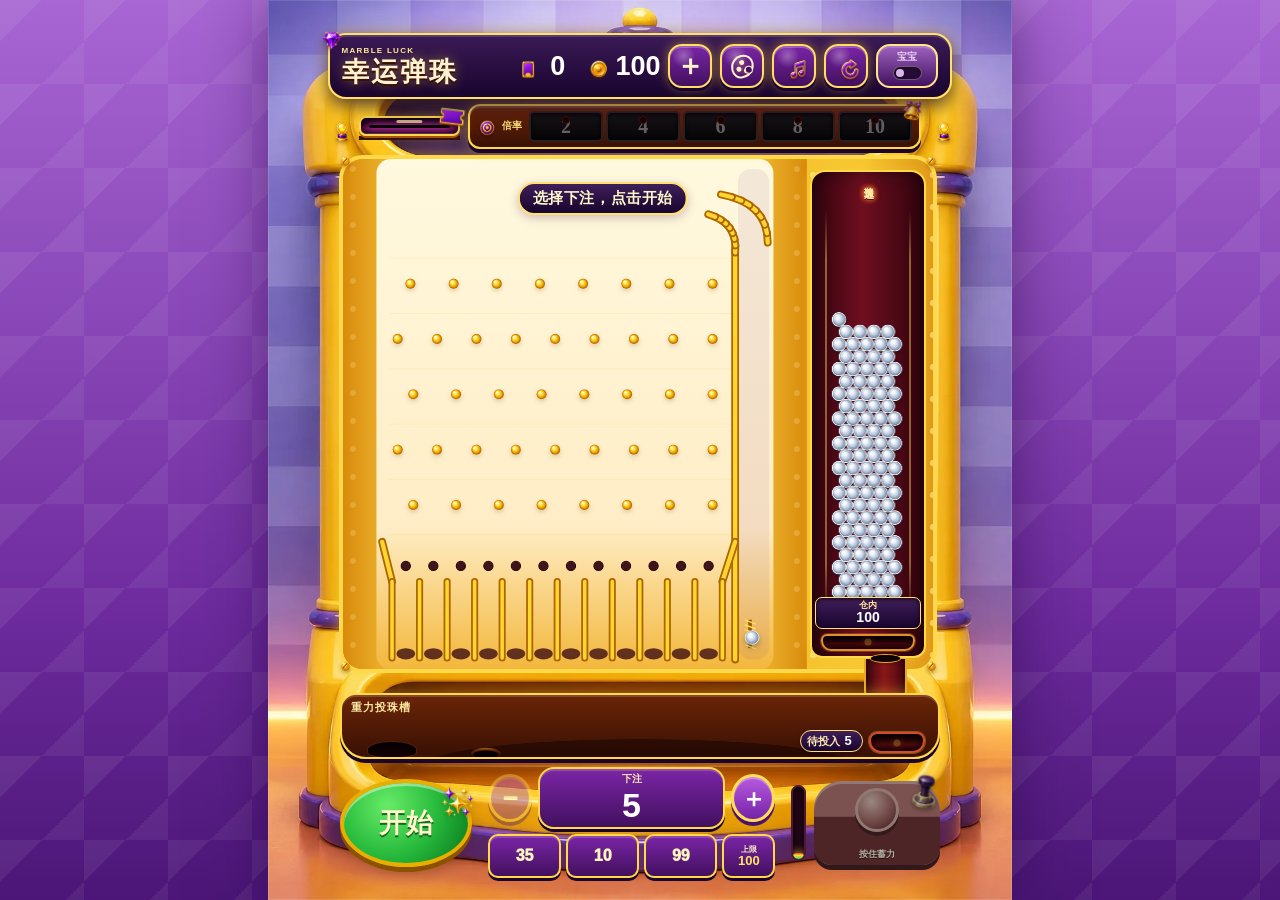
<file: index.html>
<!doctype html>
<html lang="zh-CN">
  <head>
    <meta charset="UTF-8">
    <meta name="viewport" content="width=device-width, initial-scale=1, viewport-fit=cover, user-scalable=no">
    <meta name="theme-color" content="#6f2aa5">
    <title>幸运弹珠</title>
    <link rel="icon" href="assets/favicon.svg" type="image/svg+xml">
    <link rel="stylesheet" href="css/base.css">
    <link rel="stylesheet" href="css/machine.css">
    <link rel="stylesheet" href="css/game-assets.css">
    <link rel="stylesheet" href="css/card-dispenser.css">
    <link rel="stylesheet" href="css/responsive.css">
    <link rel="stylesheet" href="css/skins.css">
  </head>
  <body>
    <main class="app-shell">
      <section class="machine" id="machine" aria-label="幸运弹珠游戏机">
        <div class="machine-art" aria-hidden="true"></div>
        <div class="machine-hardware" aria-hidden="true">
          <span class="machine-hardware-bulb machine-hardware-bulb--left game-icon game-icon--bulb"></span>
          <span class="machine-hardware-bulb machine-hardware-bulb--right game-icon game-icon--bulb"></span>
          <span class="machine-hardware-screw machine-hardware-screw--top-left game-icon game-icon--screw"></span>
          <span class="machine-hardware-screw machine-hardware-screw--top-right game-icon game-icon--screw"></span>
          <span class="machine-hardware-screw machine-hardware-screw--bottom-left game-icon game-icon--screw"></span>
          <span class="machine-hardware-screw machine-hardware-screw--bottom-right game-icon game-icon--screw"></span>
        </div>

        <header class="scoreboard">
          <div class="brand-block">
            <span class="brand-kicker">MARBLE LUCK</span>
            <h1>幸运弹珠</h1>
          </div>
          <div class="card-wallet" id="card-metrics" role="status" aria-live="polite">
            <span class="game-icon game-icon--reward-card" aria-hidden="true"></span>
            <strong id="card-count" data-card-count>0</strong>
          </div>
          <div class="wallet" aria-label="当前积分">
            <span class="coin game-icon game-icon--coin" aria-hidden="true"></span>
            <strong id="balance-value">100</strong>
          </div>
          <div class="credit-control">
            <button class="credit-button" id="credit-button" type="button" aria-label="增加弹珠积分" aria-expanded="false" aria-controls="credit-menu">
              <span aria-hidden="true">＋</span>
            </button>
            <div class="credit-menu" id="credit-menu" aria-label="选择上分数量" hidden>
              <button type="button" data-credit-amount="100">加 <strong>100</strong></button>
              <button type="button" data-credit-amount="500">加 <strong>500</strong></button>
              <button type="button" data-credit-amount="1000">加 <strong>1000</strong></button>
            </div>
            <span class="credit-feedback" id="credit-feedback" aria-hidden="true"></span>
          </div>
          <div class="skin-control">
            <button class="icon-button skin-button" id="skin-button" type="button" aria-label="切换皮肤，当前经典乐园" aria-expanded="false" aria-controls="skin-menu">
              <span class="skin-palette-icon" aria-hidden="true"><i></i><i></i><i></i></span>
            </button>
            <div class="skin-menu" id="skin-menu" aria-label="选择游戏皮肤" hidden>
              <button type="button" data-skin-id="classic" aria-pressed="true">
                <i class="skin-swatch skin-swatch--classic" aria-hidden="true"></i><span>经典乐园</span>
              </button>
              <button type="button" data-skin-id="ocean" aria-pressed="false">
                <i class="skin-swatch skin-swatch--ocean" aria-hidden="true"></i><span>深海水晶</span>
              </button>
              <button type="button" data-skin-id="cosmic" aria-pressed="false">
                <i class="skin-swatch skin-swatch--cosmic" aria-hidden="true"></i><span>星际霓虹</span>
              </button>
              <button type="button" data-skin-id="candy" aria-pressed="false">
                <i class="skin-swatch skin-swatch--candy" aria-hidden="true"></i><span>糖果乐园</span>
              </button>
            </div>
          </div>
          <button class="icon-button" id="sound-button" type="button" aria-label="打开声音设置" aria-expanded="false" aria-controls="audio-panel">
            <span class="button-icon game-icon game-icon--sound" aria-hidden="true"></span>
          </button>
          <button class="icon-button" id="reset-button" type="button" aria-label="重新开始">
            <span class="button-icon game-icon game-icon--reset" aria-hidden="true"></span>
          </button>
          <button class="baby-mode-toggle" id="baby-mode-toggle" type="button" role="switch" aria-checked="false" aria-label="宝宝模式，当前关闭">
            <span class="baby-mode-copy">宝宝</span>
            <span class="baby-mode-track" aria-hidden="true"><i></i></span>
          </button>
        </header>
        <div class="accessible-status" id="credit-live" role="status" aria-live="polite"></div>

        <section class="audio-panel" id="audio-panel" aria-label="声音设置" hidden>
          <div class="audio-panel-heading">
            <strong>声音设置</strong>
            <span>音乐与语音独立控制</span>
          </div>
          <div class="audio-control-row audio-master-row">
            <button class="audio-toggle" id="music-master-toggle" type="button" role="switch" aria-checked="true">
              <span class="audio-toggle-track" aria-hidden="true"><i></i></span>
              <span>音乐总开关</span>
            </button>
            <span class="audio-master-hint">统一控制背景与中奖音乐</span>
          </div>
          <div class="audio-channel" id="background-audio-channel">
            <div class="audio-control-row">
              <button class="audio-toggle" id="background-music-toggle" type="button" role="switch" aria-checked="true">
                <span class="audio-toggle-track" aria-hidden="true"><i></i></span>
                <span>背景</span>
              </button>
              <input id="background-volume" type="range" min="0" max="100" step="5" value="20" aria-label="背景音乐音量">
              <output id="background-volume-value" for="background-volume">20%</output>
            </div>
            <div class="audio-track-row">
              <label for="background-track-select">曲目</label>
              <select id="background-track-select" aria-label="选择背景音乐">
                <option value="0">第一首</option>
                <option value="1">第二首</option>
                <option value="2">第三首</option>
                <option value="3">第四首</option>
              </select>
              <button class="audio-preview" id="background-preview-button" type="button" aria-pressed="false">试听</button>
            </div>
          </div>
          <div class="audio-channel" id="win-audio-channel">
            <div class="audio-control-row">
              <button class="audio-toggle" id="win-music-toggle" type="button" role="switch" aria-checked="true">
                <span class="audio-toggle-track" aria-hidden="true"><i></i></span>
                <span>中奖</span>
              </button>
              <input id="win-volume" type="range" min="0" max="100" step="5" value="80" aria-label="中奖音乐音量">
              <output id="win-volume-value" for="win-volume">80%</output>
            </div>
            <div class="audio-track-row">
              <label for="win-track-select">曲目</label>
              <select id="win-track-select" aria-label="选择中奖音乐">
                <option value="0">第一首</option>
                <option value="1">第二首</option>
                <option value="2">第三首</option>
                <option value="3">第四首</option>
              </select>
              <button class="audio-preview" id="win-preview-button" type="button" aria-pressed="false">试听</button>
            </div>
          </div>
          <div class="audio-control-row">
            <button class="audio-toggle" id="voice-toggle" type="button" role="switch" aria-checked="true">
              <span class="audio-toggle-track" aria-hidden="true"><i></i></span>
              <span>语音</span>
            </button>
            <input id="voice-volume" type="range" min="0" max="100" step="5" value="95" aria-label="中奖语音音量">
            <output id="voice-volume-value" for="voice-volume">95%</output>
          </div>
        </section>

        <section class="status-row" aria-label="卡片出口与本局倍率">
          <section class="card-dispenser" id="card-dispenser" aria-label="奖励卡片槽" aria-busy="false">
            <span class="card-slot-ticket game-icon game-icon--ticket" aria-hidden="true"></span>
            <div class="card-slot-mouth" id="card-slot-mouth" aria-hidden="true"><i></i></div>
          </section>
          <section class="multiplier-panel" aria-label="本局倍率">
            <span class="multiplier-icon game-icon game-icon--target" aria-hidden="true"></span>
            <span class="multiplier-ornament game-icon game-icon--bell" aria-hidden="true"></span>
            <span class="multiplier-label">倍率</span>
            <div class="multiplier-reel" id="multiplier-reel">
              <span data-multiplier="2"><i></i>2</span>
              <span data-multiplier="4"><i></i>4</span>
              <span data-multiplier="6"><i></i>6</span>
              <span data-multiplier="8"><i></i>8</span>
              <span data-multiplier="10"><i></i>10</span>
            </div>
          </section>
        </section>

        <section class="playfield-wrap" aria-label="弹珠碰撞区域">
          <canvas id="playfield" aria-label="弹珠、碰撞柱与十二个落洞"></canvas>
          <aside class="reward-bank" id="reward-bank" aria-label="中奖弹珠仓" aria-busy="false">
            <canvas id="reward-bank-canvas" aria-hidden="true"></canvas>
            <span class="reward-bank-title" aria-hidden="true">奖珠通道</span>
            <div class="reward-bank-meter" id="reward-bank-meter" role="status" aria-live="polite">
              <span id="reward-bank-label">仓内</span>
              <strong id="reward-bank-count">100</strong>
              <small id="reward-bank-progress"></small>
            </div>
            <div class="reward-bank-mouth" id="reward-bank-mouth" aria-hidden="true"><i></i></div>
          </aside>
          <div class="card-showcase" id="card-showcase" aria-hidden="true" hidden></div>
          <div class="phase-banner" id="phase-banner" role="status" aria-live="polite">调整下注，点击开始</div>
          <div class="multiplier-announcement" id="multiplier-announcement" role="status" aria-live="assertive" hidden>
            <span>当前倍率 <strong id="announcement-multiplier">×2</strong></span>
            <small id="announcement-payout">命中可得 10 颗</small>
          </div>
          <div class="win-celebration" id="win-celebration" aria-hidden="true" hidden>
            <span class="win-celebration-flash" aria-hidden="true"></span>
            <span class="win-confetti win-confetti--left game-icon game-icon--confetti" aria-hidden="true"></span>
            <span class="win-confetti win-confetti--right game-icon game-icon--sparkles" aria-hidden="true"></span>
            <div class="win-celebration-stage">
              <img src="assets/mascot-win-v2.webp" alt="庆祝中奖的松鼠">
              <div class="win-celebration-copy">
                <span id="win-celebration-title">恭喜中奖</span>
                <strong id="win-celebration-payout">+0 颗弹珠</strong>
                <small id="win-celebration-cards" hidden>+0 张卡片</small>
                <em id="win-celebration-multiplier">×2 倍好运</em>
              </div>
            </div>
          </div>
          <div class="accessible-status" id="win-celebration-live" role="status" aria-live="assertive"></div>
          <div class="result-card" id="result-card" aria-live="assertive" hidden>
            <div class="result-visual">
              <img src="assets/mascot-win-v2.webp" alt="庆祝中奖的松鼠">
              <span class="result-status-icon game-icon" aria-hidden="true"></span>
            </div>
            <div>
              <strong id="result-title">命中！</strong>
              <span id="result-detail">获得 0 分</span>
            </div>
          </div>
        </section>

        <div class="bank-transfer-chute" aria-hidden="true"><i></i></div>

        <section class="control-deck" aria-label="游戏控制区">
          <div class="marble-tray" id="marble-tray" aria-label="下注弹珠投入轨道" aria-busy="false">
            <canvas class="wager-physics-canvas" id="wager-physics-canvas" aria-hidden="true"></canvas>
            <div class="tray-label" aria-hidden="true">重力投珠槽</div>
            <div class="stake-inlet" id="stake-inlet" aria-hidden="true"><i></i></div>
            <div class="bank-outlet" id="bank-outlet" aria-hidden="true"><i></i></div>
            <div class="stake-counter" id="stake-counter">
              <span id="stake-status-label">待投入</span>
              <strong id="stake-marble-count">5</strong>
              <small id="stake-progress"></small>
            </div>
          </div>
          <div class="control-row">
            <button class="start-button" id="start-button" type="button">开始</button>

            <div class="wager-panel">
              <div class="wager-control" aria-label="下注分数">
                <button id="wager-minus" type="button" aria-label="减少一分">−</button>
                <div><span>下注</span><strong id="wager-value">5</strong></div>
                <button id="wager-plus" type="button" aria-label="增加一分">＋</button>
              </div>
              <div class="quick-wagers" aria-label="快捷下注总额">
                <button type="button" data-wager-preset="35" aria-label="下注设为35分">35</button>
                <button type="button" data-wager-preset="10" aria-label="下注设为10分">10</button>
                <button type="button" data-wager-preset="99" aria-label="下注设为99分">99</button>
                <div class="wager-limit-control">
                  <button class="wager-limit-button" id="wager-limit-button" type="button" aria-label="设置投注上限，当前100分" aria-expanded="false" aria-controls="wager-limit-menu">
                    <span>上限</span><strong id="wager-limit-value">100</strong>
                  </button>
                  <div class="wager-limit-menu" id="wager-limit-menu" aria-label="选择投注上限" hidden>
                    <button type="button" data-wager-limit="100">100</button>
                    <button type="button" data-wager-limit="200">200</button>
                    <button type="button" data-wager-limit="300">300</button>
                  </div>
                </div>
              </div>
            </div>

            <div class="launcher-control">
              <div class="power-meter" aria-label="发射力度">
                <div class="power-fill" id="power-fill"></div>
                <span id="power-value">8%</span>
              </div>
              <button class="launch-button" id="launch-button" type="button" disabled>
                <span class="launcher-ornament game-icon game-icon--plunger" aria-hidden="true"></span>
                <span class="plunger-knob" aria-hidden="true"></span>
                <span class="launch-copy">按住蓄力</span>
              </button>
            </div>
          </div>
        </section>

        <div class="game-over" id="game-over" hidden>
          <div class="game-over-card">
            <span class="game-over-icon game-icon game-icon--horseshoe" aria-hidden="true"></span>
            <span>积分不足</span>
            <strong>再来一局？</strong>
            <button id="restart-button" type="button">恢复 100 分</button>
          </div>
        </div>
      </section>
    </main>

    <script defer src="js/constants.js"></script>
    <script defer src="js/rules.js"></script>
    <script defer src="js/marble-visual.js"></script>
    <script defer src="js/physics.js"></script>
    <script defer src="js/rendering.js"></script>
    <script defer src="js/audio.js"></script>
    <script defer src="js/reward-marble-bank.js"></script>
    <script defer src="js/wager-marble-queue.js"></script>
    <script defer src="js/card-dispenser.js"></script>
    <script defer src="js/ui.js"></script>
    <script defer src="js/app.js"></script>
  </body>
</html>
</file>
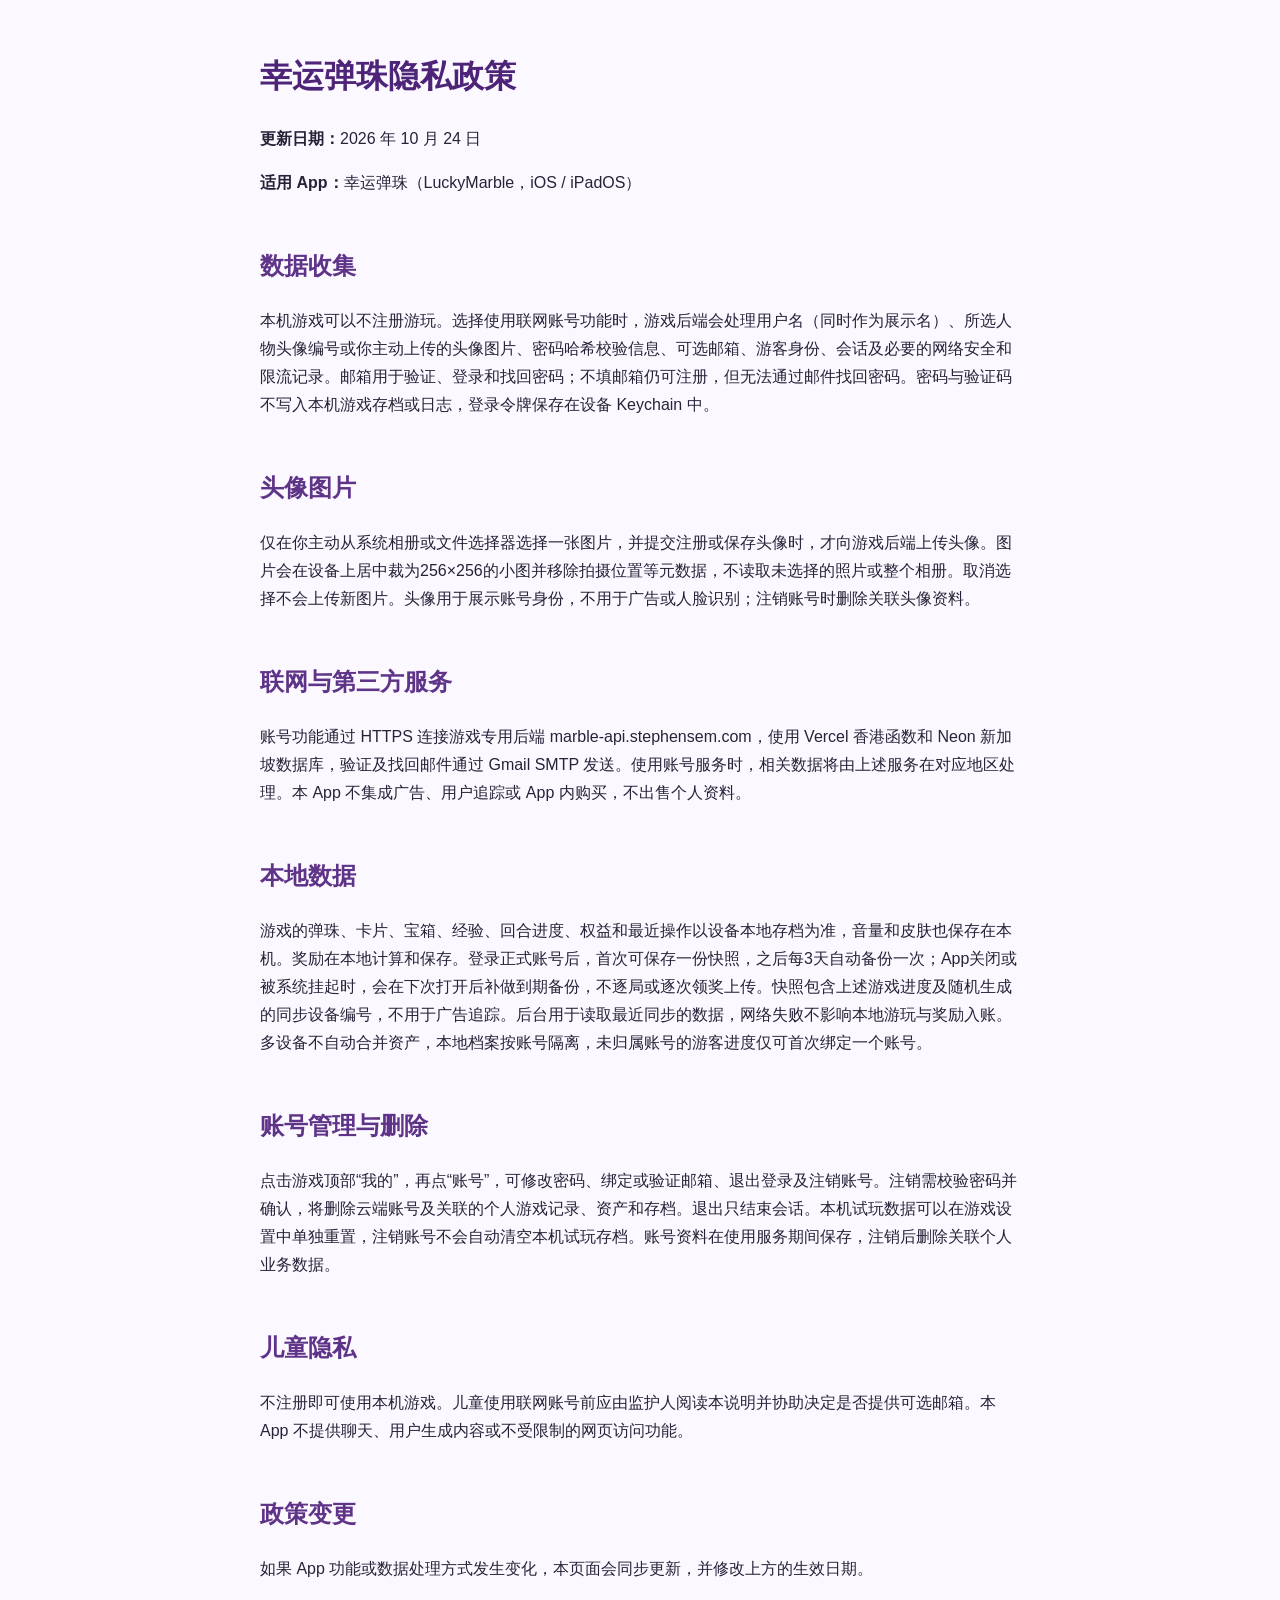
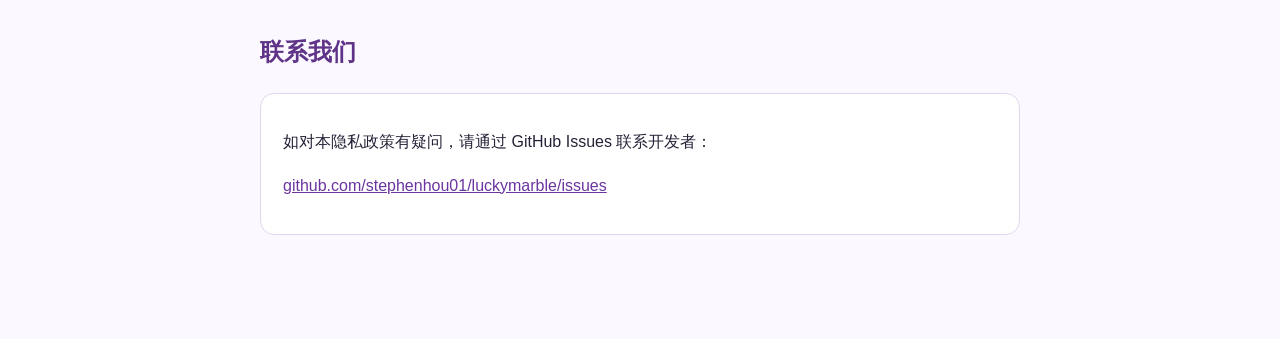
<file: privacy.html>
<!doctype html>
<html lang="zh-Hans">
<head>
  <meta charset="utf-8">
  <meta name="viewport" content="width=device-width, initial-scale=1">
  <title>幸运弹珠 - 隐私政策</title>
  <style>
    body { max-width: 760px; margin: 48px auto; padding: 0 22px 56px; font-family: -apple-system, BlinkMacSystemFont, "PingFang SC", "Segoe UI", sans-serif; line-height: 1.75; color: #272238; background: #fbf9ff; }
    h1 { color: #4d2478; }
    h2 { margin-top: 2em; color: #5f3488; }
    .card { padding: 18px 22px; border: 1px solid #e2d6ef; border-radius: 14px; background: #fff; }
    a { color: #6b35a0; }
  </style>
</head>
<body>
  <h1>幸运弹珠隐私政策</h1>
  <p><strong>更新日期：</strong>2026 年 10 月 24 日</p>
  <p><strong>适用 App：</strong>幸运弹珠（LuckyMarble，iOS / iPadOS）</p>

  <h2>数据收集</h2>
  <p>本机游戏可以不注册游玩。选择使用联网账号功能时，游戏后端会处理用户名（同时作为展示名）、所选人物头像编号或你主动上传的头像图片、密码哈希校验信息、可选邮箱、游客身份、会话及必要的网络安全和限流记录。邮箱用于验证、登录和找回密码；不填邮箱仍可注册，但无法通过邮件找回密码。密码与验证码不写入本机游戏存档或日志，登录令牌保存在设备 Keychain 中。</p>

  <h2>头像图片</h2>
  <p>仅在你主动从系统相册或文件选择器选择一张图片，并提交注册或保存头像时，才向游戏后端上传头像。图片会在设备上居中裁为256×256的小图并移除拍摄位置等元数据，不读取未选择的照片或整个相册。取消选择不会上传新图片。头像用于展示账号身份，不用于广告或人脸识别；注销账号时删除关联头像资料。</p>

  <h2>联网与第三方服务</h2>
  <p>账号功能通过 HTTPS 连接游戏专用后端 marble-api.stephensem.com，使用 Vercel 香港函数和 Neon 新加坡数据库，验证及找回邮件通过 Gmail SMTP 发送。使用账号服务时，相关数据将由上述服务在对应地区处理。本 App 不集成广告、用户追踪或 App 内购买，不出售个人资料。</p>

  <h2>本地数据</h2>
  <p>游戏的弹珠、卡片、宝箱、经验、回合进度、权益和最近操作以设备本地存档为准，音量和皮肤也保存在本机。奖励在本地计算和保存。登录正式账号后，首次可保存一份快照，之后每3天自动备份一次；App关闭或被系统挂起时，会在下次打开后补做到期备份，不逐局或逐次领奖上传。快照包含上述游戏进度及随机生成的同步设备编号，不用于广告追踪。后台用于读取最近同步的数据，网络失败不影响本地游玩与奖励入账。多设备不自动合并资产，本地档案按账号隔离，未归属账号的游客进度仅可首次绑定一个账号。</p>

  <h2>账号管理与删除</h2>
  <p>点击游戏顶部“我的”，再点“账号”，可修改密码、绑定或验证邮箱、退出登录及注销账号。注销需校验密码并确认，将删除云端账号及关联的个人游戏记录、资产和存档。退出只结束会话。本机试玩数据可以在游戏设置中单独重置，注销账号不会自动清空本机试玩存档。账号资料在使用服务期间保存，注销后删除关联个人业务数据。</p>

  <h2>儿童隐私</h2>
  <p>不注册即可使用本机游戏。儿童使用联网账号前应由监护人阅读本说明并协助决定是否提供可选邮箱。本 App 不提供聊天、用户生成内容或不受限制的网页访问功能。</p>

  <h2>政策变更</h2>
  <p>如果 App 功能或数据处理方式发生变化，本页面会同步更新，并修改上方的生效日期。</p>

  <h2>联系我们</h2>
  <div class="card">
    <p>如对本隐私政策有疑问，请通过 GitHub Issues 联系开发者：</p>
    <p><a href="https://github.com/stephenhou01/luckymarble/issues">github.com/stephenhou01/luckymarble/issues</a></p>
  </div>
</body>
</html>
</file>
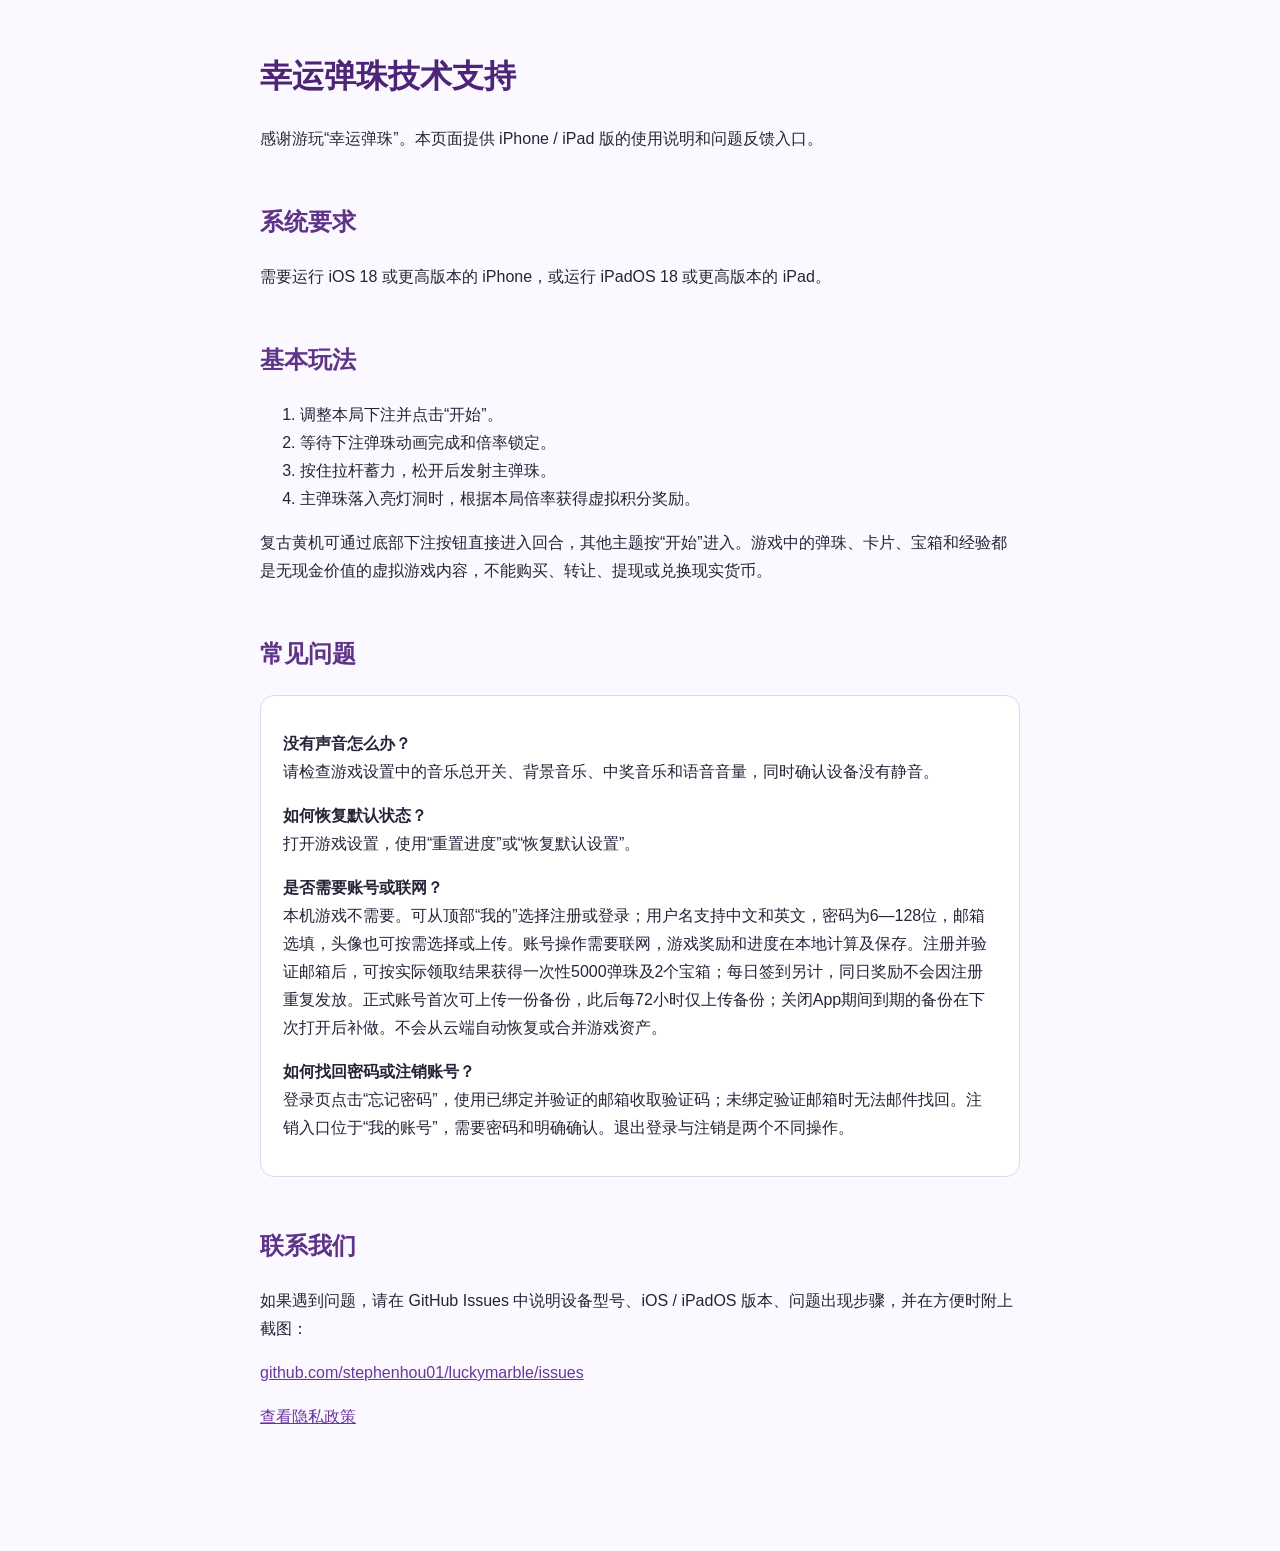
<file: support.html>
<!doctype html>
<html lang="zh-Hans">
<head>
  <meta charset="utf-8">
  <meta name="viewport" content="width=device-width, initial-scale=1">
  <title>幸运弹珠 - 技术支持</title>
  <style>
    body { max-width: 760px; margin: 48px auto; padding: 0 22px 56px; font-family: -apple-system, BlinkMacSystemFont, "PingFang SC", "Segoe UI", sans-serif; line-height: 1.75; color: #272238; background: #fbf9ff; }
    h1 { color: #4d2478; }
    h2 { margin-top: 2em; color: #5f3488; }
    .card { padding: 18px 22px; border: 1px solid #e2d6ef; border-radius: 14px; background: #fff; }
    a { color: #6b35a0; }
  </style>
</head>
<body>
  <h1>幸运弹珠技术支持</h1>
  <p>感谢游玩“幸运弹珠”。本页面提供 iPhone / iPad 版的使用说明和问题反馈入口。</p>

  <h2>系统要求</h2>
  <p>需要运行 iOS 18 或更高版本的 iPhone，或运行 iPadOS 18 或更高版本的 iPad。</p>

  <h2>基本玩法</h2>
  <ol>
    <li>调整本局下注并点击“开始”。</li>
    <li>等待下注弹珠动画完成和倍率锁定。</li>
    <li>按住拉杆蓄力，松开后发射主弹珠。</li>
    <li>主弹珠落入亮灯洞时，根据本局倍率获得虚拟积分奖励。</li>
  </ol>
  <p>复古黄机可通过底部下注按钮直接进入回合，其他主题按“开始”进入。游戏中的弹珠、卡片、宝箱和经验都是无现金价值的虚拟游戏内容，不能购买、转让、提现或兑换现实货币。</p>

  <h2>常见问题</h2>
  <div class="card">
    <p><strong>没有声音怎么办？</strong><br>请检查游戏设置中的音乐总开关、背景音乐、中奖音乐和语音音量，同时确认设备没有静音。</p>
    <p><strong>如何恢复默认状态？</strong><br>打开游戏设置，使用“重置进度”或“恢复默认设置”。</p>
    <p><strong>是否需要账号或联网？</strong><br>本机游戏不需要。可从顶部“我的”选择注册或登录；用户名支持中文和英文，密码为6—128位，邮箱选填，头像也可按需选择或上传。账号操作需要联网，游戏奖励和进度在本地计算及保存。注册并验证邮箱后，可按实际领取结果获得一次性5000弹珠及2个宝箱；每日签到另计，同日奖励不会因注册重复发放。正式账号首次可上传一份备份，此后每72小时仅上传备份；关闭App期间到期的备份在下次打开后补做。不会从云端自动恢复或合并游戏资产。</p>
    <p><strong>如何找回密码或注销账号？</strong><br>登录页点击“忘记密码”，使用已绑定并验证的邮箱收取验证码；未绑定验证邮箱时无法邮件找回。注销入口位于“我的账号”，需要密码和明确确认。退出登录与注销是两个不同操作。</p>
  </div>

  <h2>联系我们</h2>
  <p>如果遇到问题，请在 GitHub Issues 中说明设备型号、iOS / iPadOS 版本、问题出现步骤，并在方便时附上截图：</p>
  <p><a href="https://github.com/stephenhou01/luckymarble/issues">github.com/stephenhou01/luckymarble/issues</a></p>

  <p><a href="privacy.html">查看隐私政策</a></p>
</body>
</html>
</file>
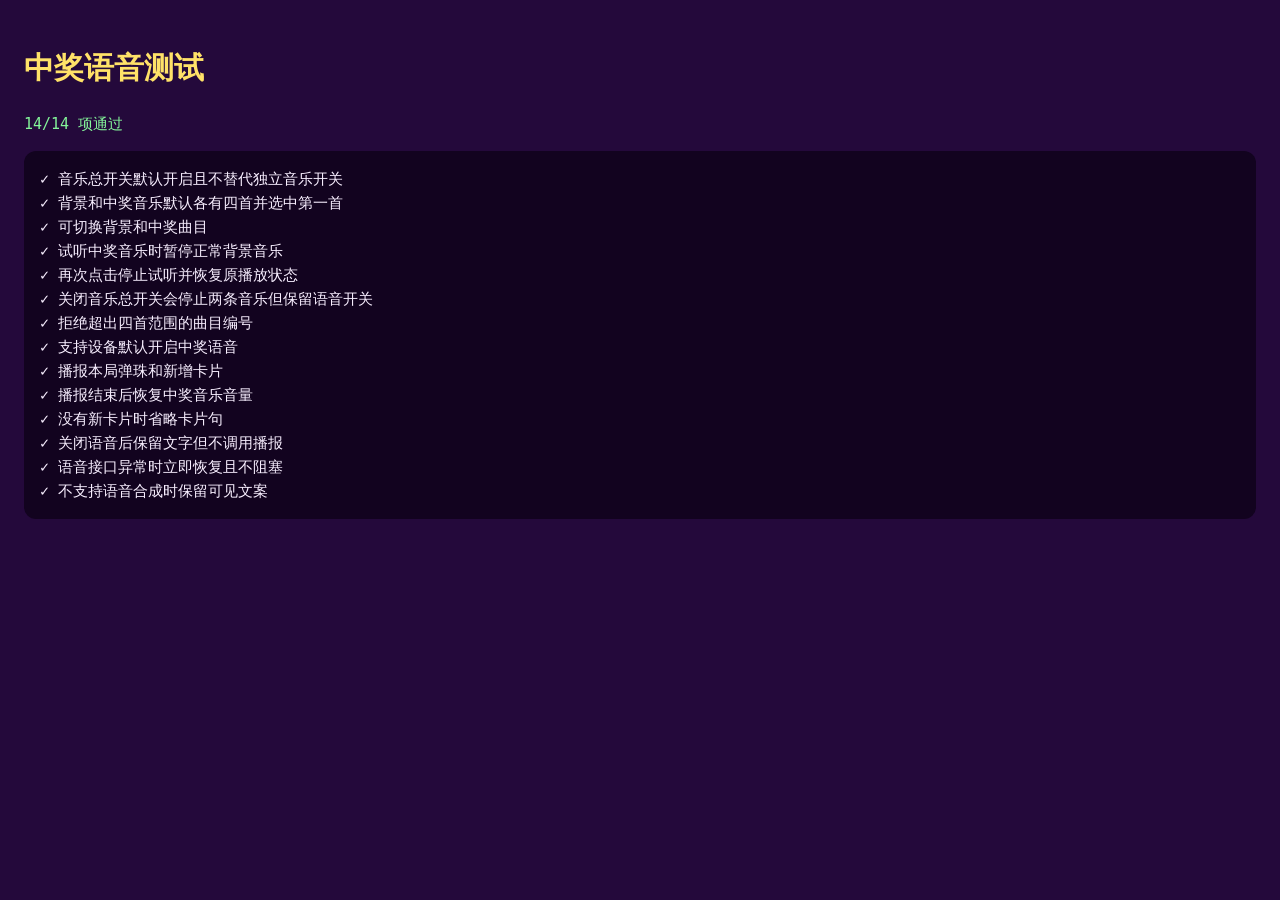
<file: tests/audio.test.html>
<!doctype html>
<html lang="zh-CN">
  <head>
    <meta charset="UTF-8">
    <meta name="viewport" content="width=device-width, initial-scale=1">
    <title>中奖语音测试</title>
    <link rel="icon" href="../assets/favicon.svg" type="image/svg+xml">
    <style>
      body { margin: 0; padding: 24px; color: #f8efff; background: #24093b; font: 15px/1.6 ui-monospace, monospace; }
      h1 { color: #ffe268; }
      .pass { color: #84f59a; }
      .fail { color: #ff8a86; }
      pre { padding: 16px; overflow: auto; border-radius: 12px; background: #12031f; }
    </style>
    <script defer src="../js/audio.js"></script>
    <script defer src="audio.test.js"></script>
  </head>
  <body>
    <h1>中奖语音测试</h1>
    <p id="summary">正在运行…</p>
    <pre id="results"></pre>
  </body>
</html>
</file>
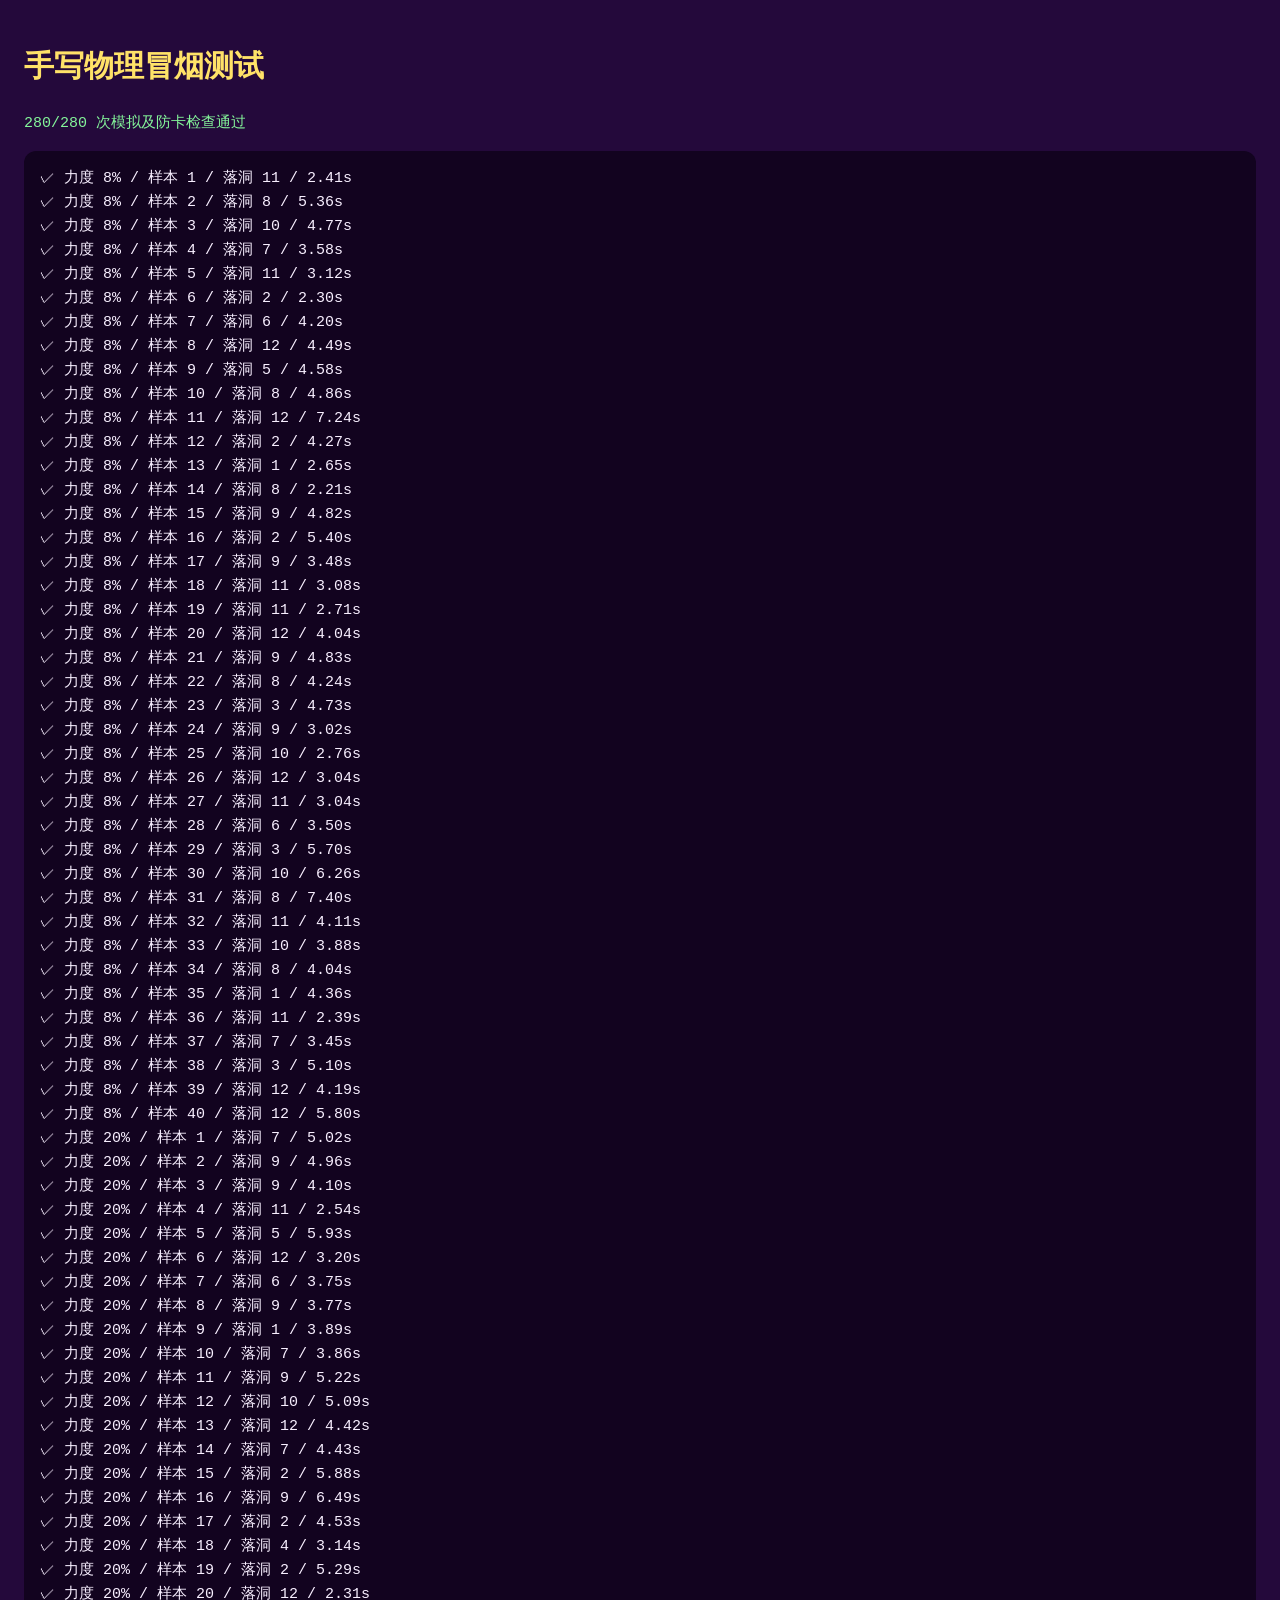
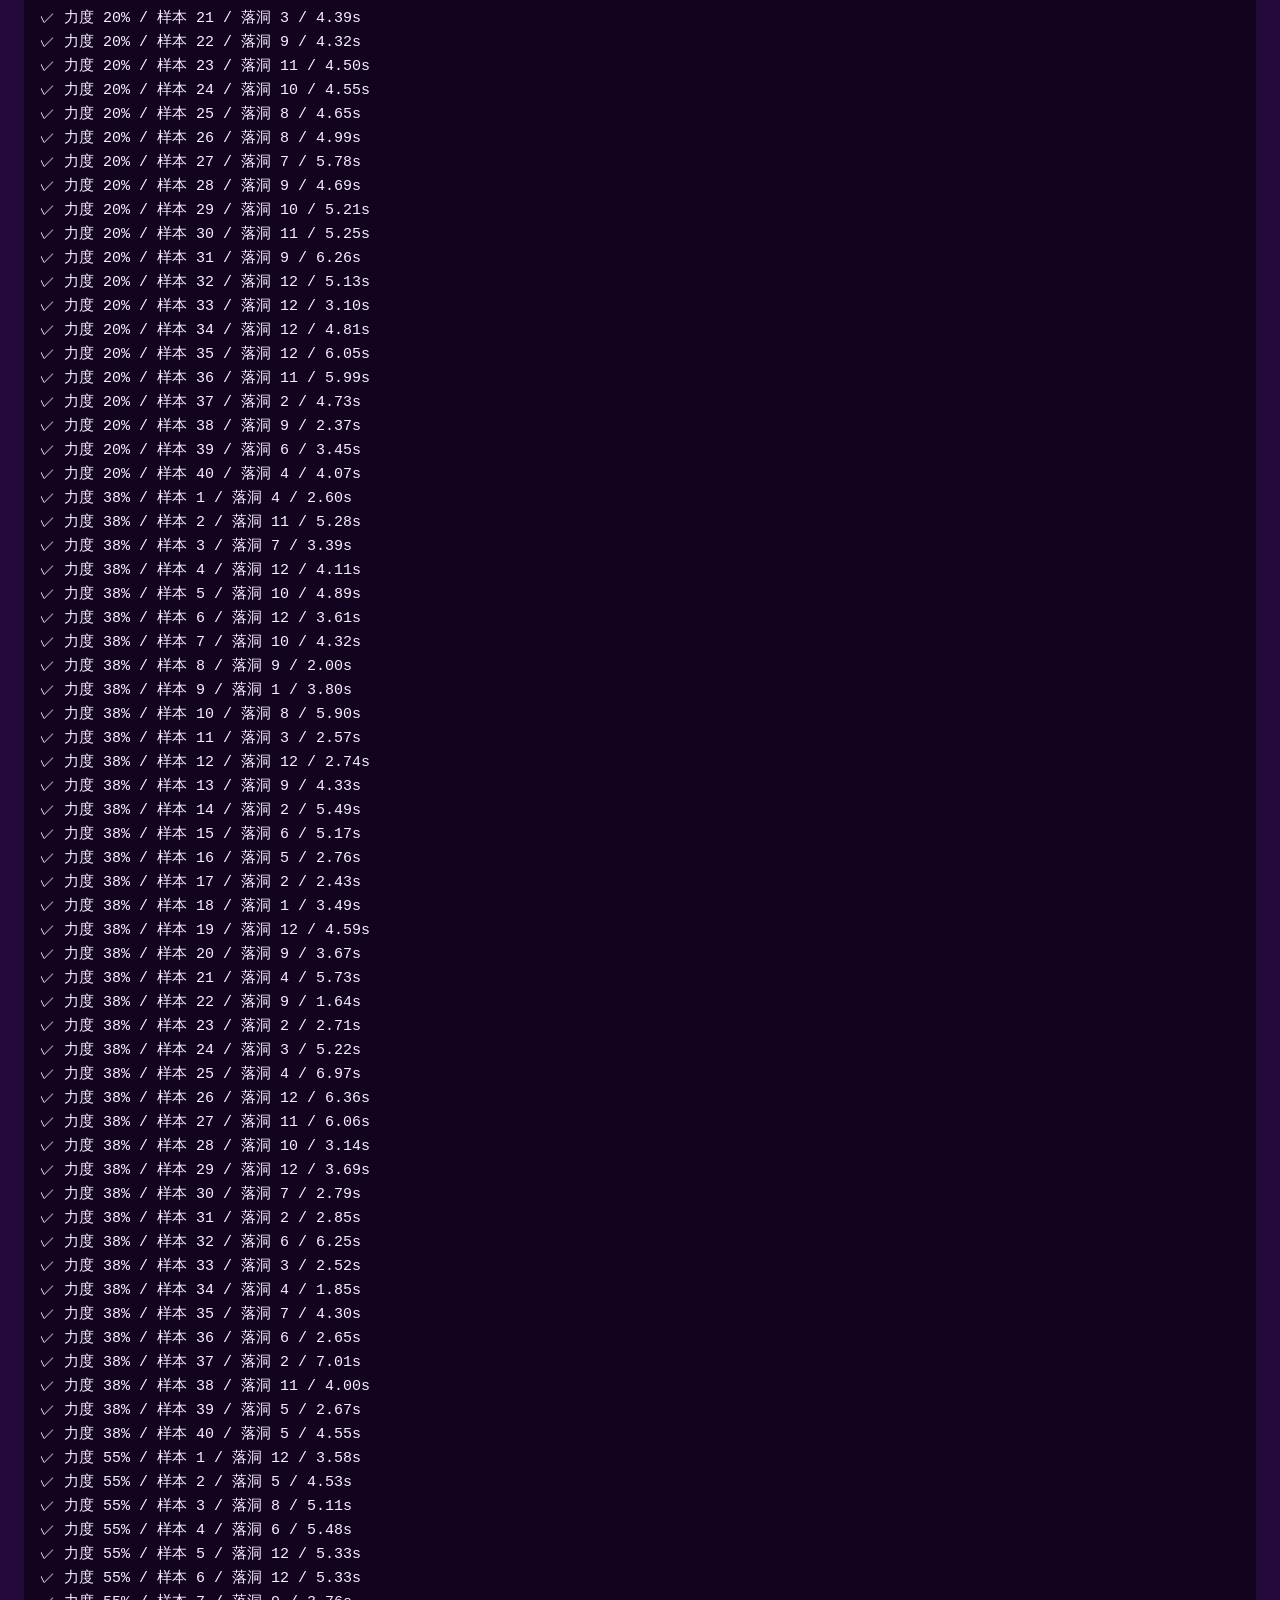
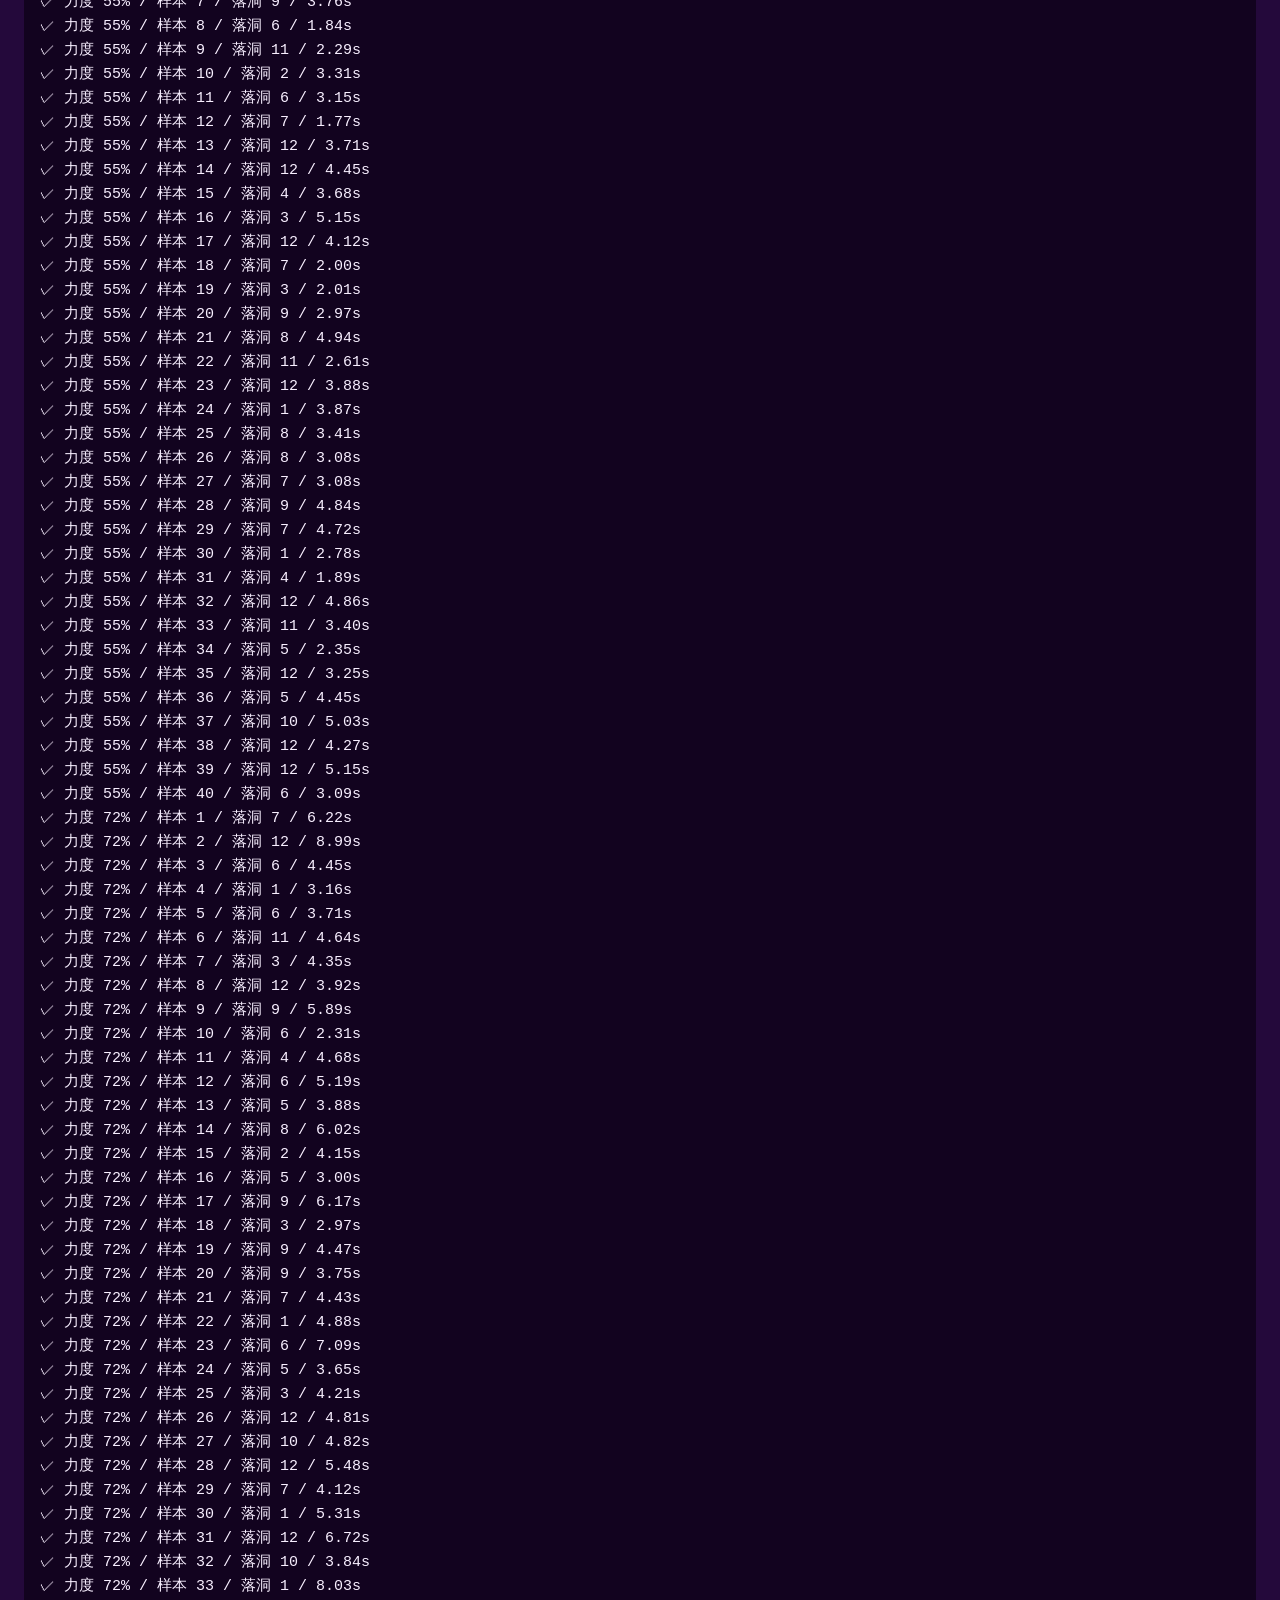
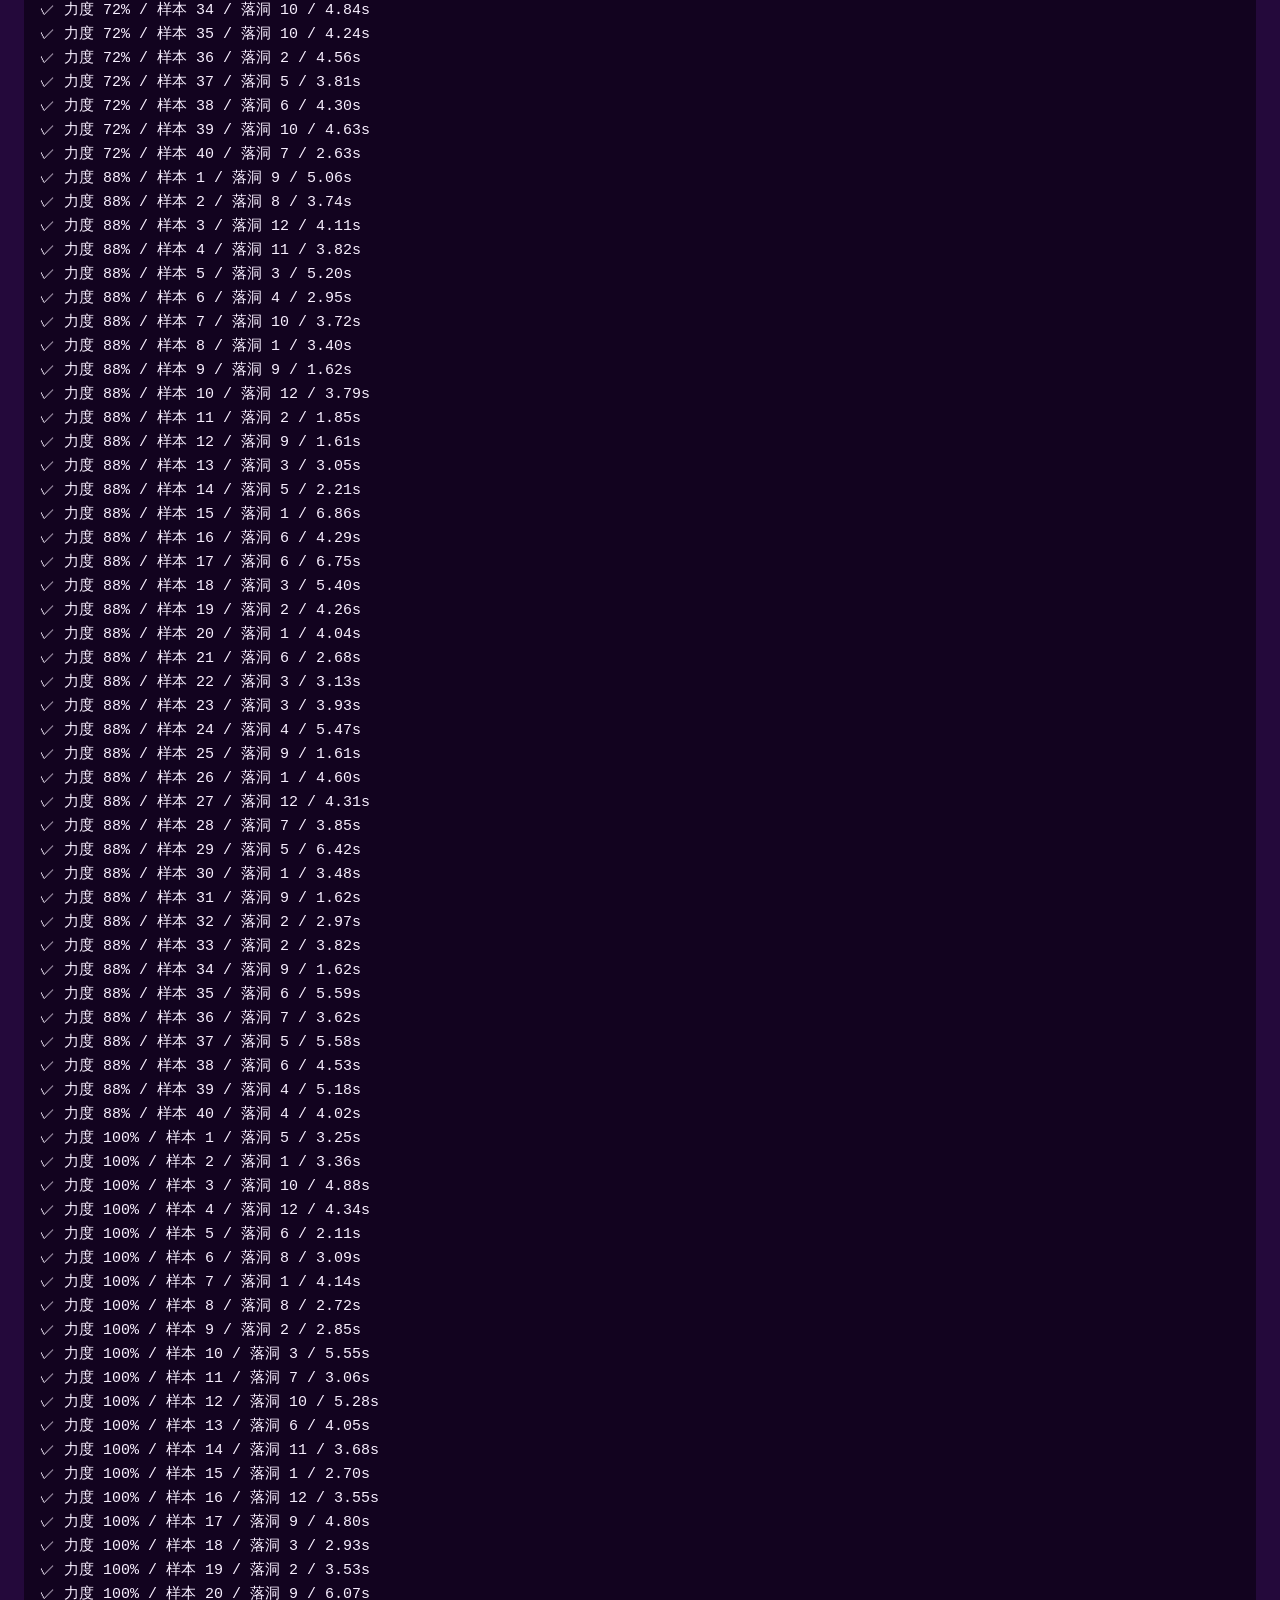
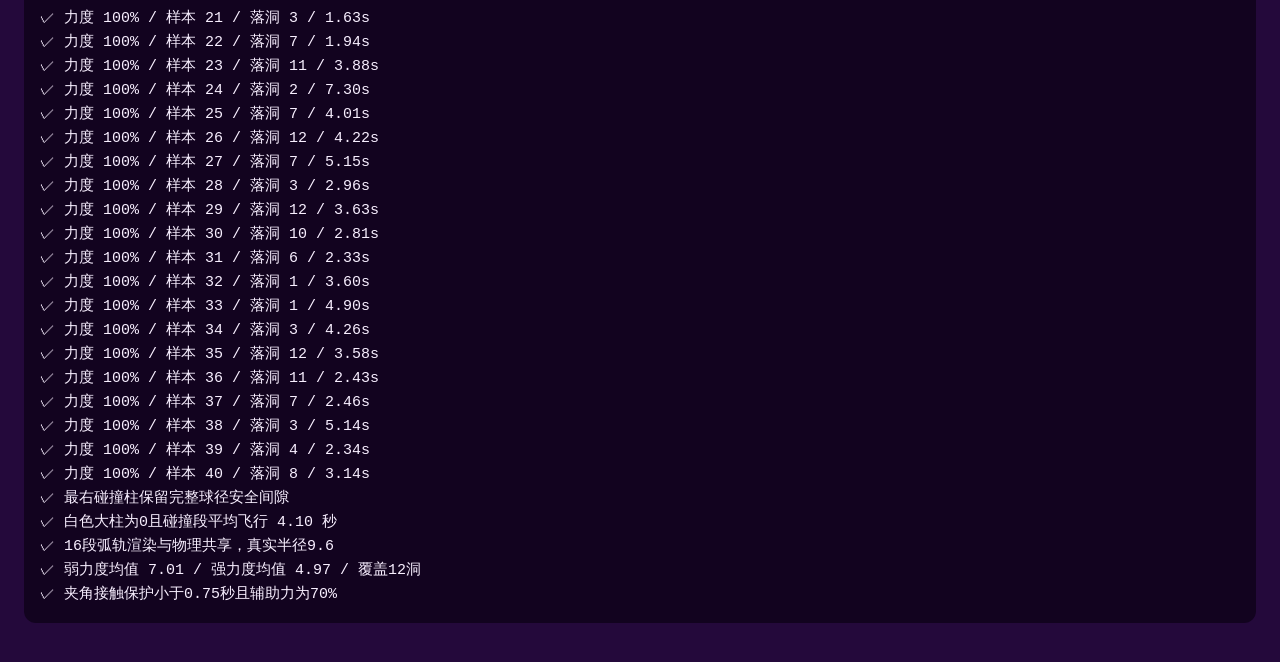
<file: tests/physics-smoke.html>
<!doctype html>
<html lang="zh-CN">
  <head>
    <meta charset="UTF-8">
    <meta name="viewport" content="width=device-width, initial-scale=1">
    <title>弹珠物理冒烟测试</title>
    <link rel="icon" href="../assets/favicon.svg" type="image/svg+xml">
    <style>
      body { margin: 0; padding: 24px; color: #f8efff; background: #24093b; font: 15px/1.6 ui-monospace, monospace; }
      h1 { color: #ffe268; }
      .pass { color: #84f59a; }
      .fail { color: #ff8a86; }
      pre { padding: 16px; overflow: auto; border-radius: 12px; background: #12031f; }
    </style>
    <script defer src="../js/constants.js"></script>
    <script defer src="../js/physics.js"></script>
    <script defer src="physics-smoke.js"></script>
  </head>
  <body>
    <h1>手写物理冒烟测试</h1>
    <p id="summary">正在运行…</p>
    <pre id="results"></pre>
  </body>
</html>
</file>
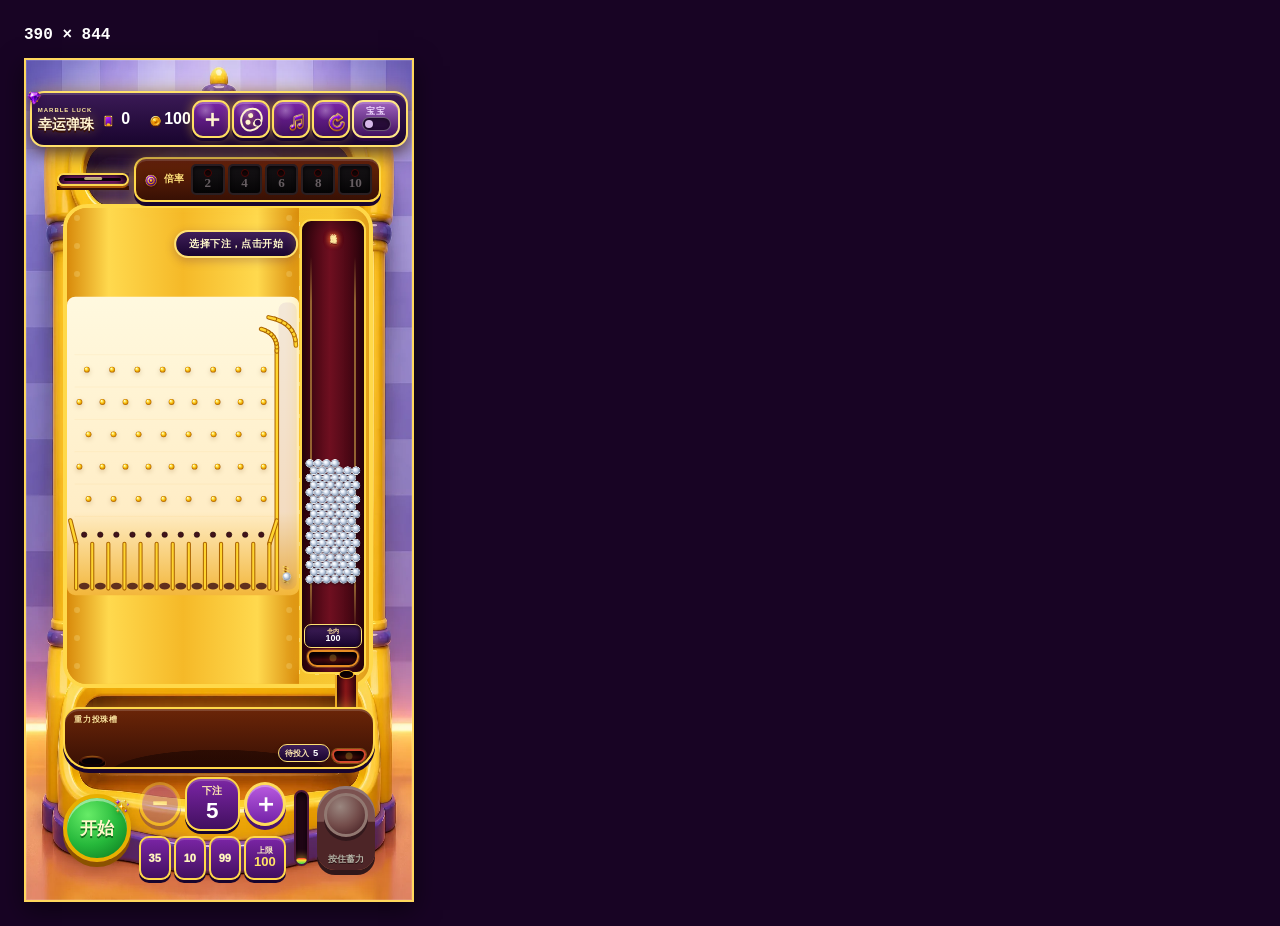
<file: tests/responsive-harness.html>
<!doctype html>
<html lang="zh-CN">
  <head>
    <meta charset="UTF-8">
    <meta name="viewport" content="width=device-width, initial-scale=1">
    <title>幸运弹珠响应式验收</title>
    <style>
      * { box-sizing: border-box; }
      body { margin: 0; padding: 24px; color: #fff; background: #180424; font: 14px/1.4 ui-monospace, monospace; }
      h1 { margin: 0 0 12px; font-size: 16px; }
      iframe { display: block; border: 2px solid #ffd85d; background: #5b2382; box-shadow: 0 8px 24px #0008; }
    </style>
  </head>
  <body>
    <h1 id="label">响应式验收</h1>
    <iframe id="preview" src="../index.html" title="幸运弹珠响应式预览"></iframe>
    <script>
      const query = new URLSearchParams(location.search);
      const width = Math.max(320, Math.min(1280, Number(query.get("width")) || 390));
      const height = Math.max(320, Math.min(1180, Number(query.get("height")) || 844));
      const preview = document.getElementById("preview");
      preview.style.width = `${width}px`;
      preview.style.height = `${height}px`;
      document.getElementById("label").textContent = `${width} × ${height}`;
    </script>
  </body>
</html>
</file>
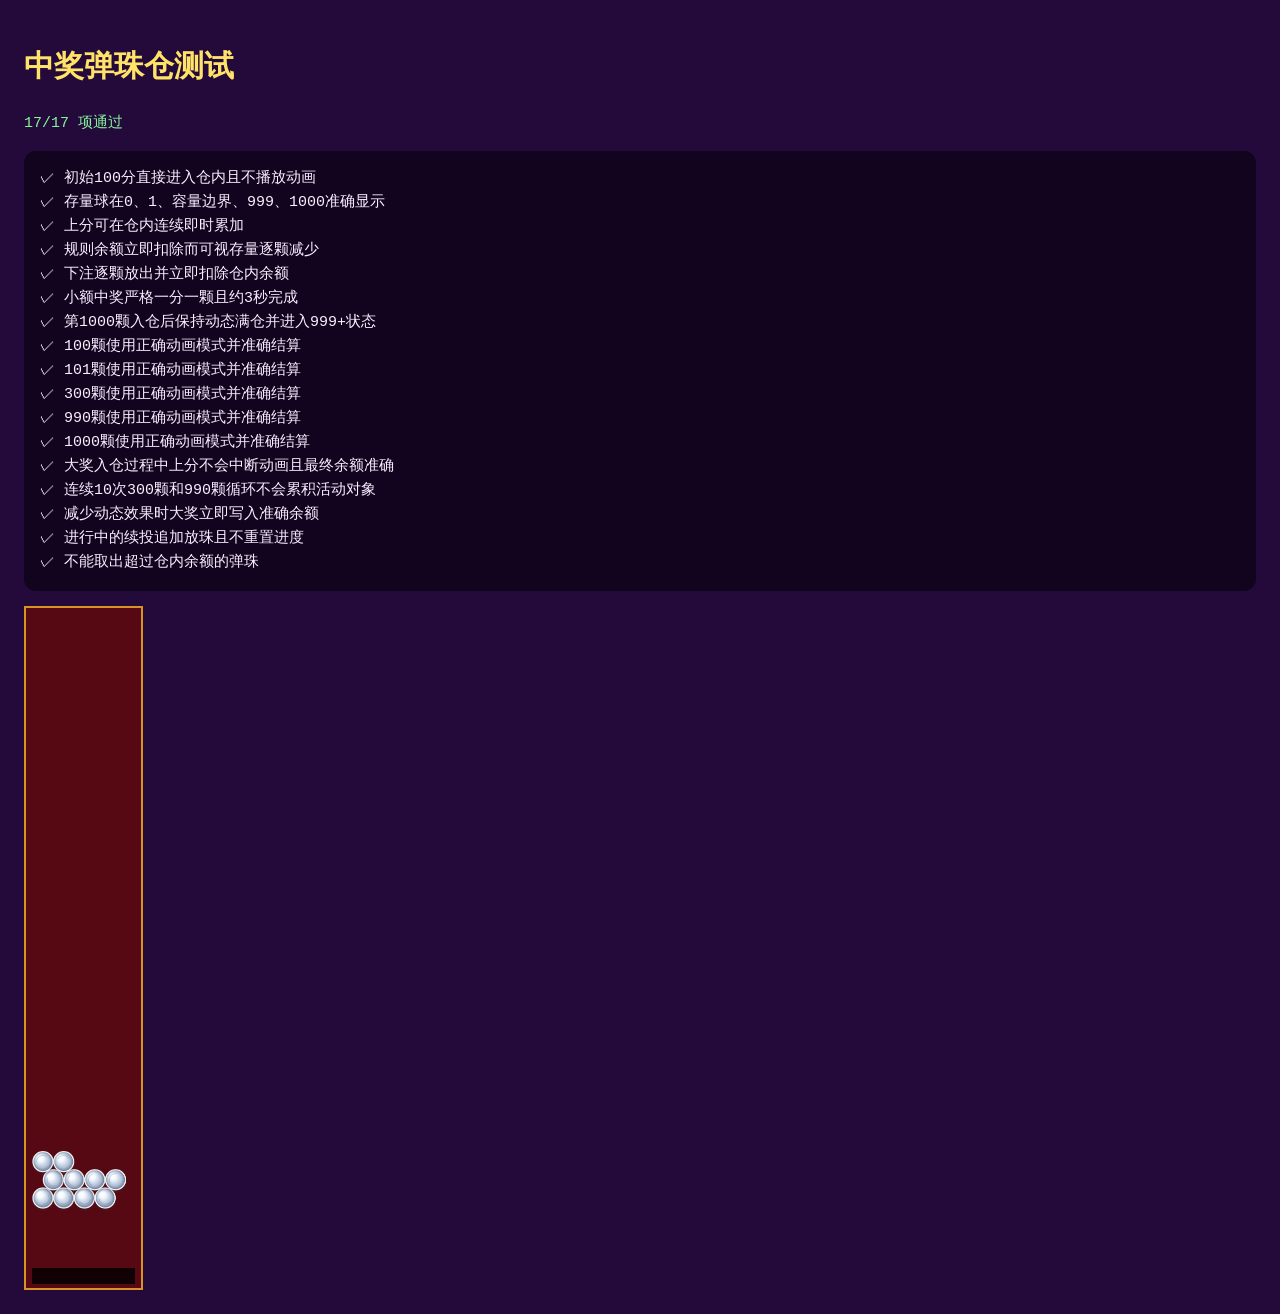
<file: tests/reward-bank.test.html>
<!doctype html>
<html lang="zh-CN">
  <head>
    <meta charset="UTF-8">
    <meta name="viewport" content="width=device-width, initial-scale=1">
    <title>中奖弹珠仓测试</title>
    <link rel="icon" href="../assets/favicon.svg" type="image/svg+xml">
    <style>
      body { margin: 0; padding: 24px; color: #f8efff; background: #24093b; font: 15px/1.6 ui-monospace, monospace; }
      h1 { color: #ffe268; }
      .pass { color: #84f59a; }
      .fail { color: #ff8a86; }
      pre { padding: 16px; overflow: auto; border-radius: 12px; background: #12031f; }
      #fixture { position: relative; width: 115.2px; height: 680px; overflow: hidden; border: 2px solid #d99324; background: #560913; }
      #fixture canvas { position: absolute; inset: 0; width: 100%; height: 100%; }
      .reward-bank-mouth { position: absolute; right: 6px; bottom: 4px; left: 6px; height: 16px; background: #100105; }
    </style>
    <script defer src="../js/constants.js"></script>
    <script defer src="../js/marble-visual.js"></script>
    <script defer src="../js/reward-marble-bank.js"></script>
    <script defer src="reward-bank.test.js"></script>
  </head>
  <body>
    <h1>中奖弹珠仓测试</h1>
    <p id="summary">正在运行…</p>
    <pre id="results"></pre>
    <div id="fixture" aria-hidden="true">
      <canvas></canvas>
      <div class="reward-bank-mouth"></div>
    </div>
  </body>
</html>
</file>
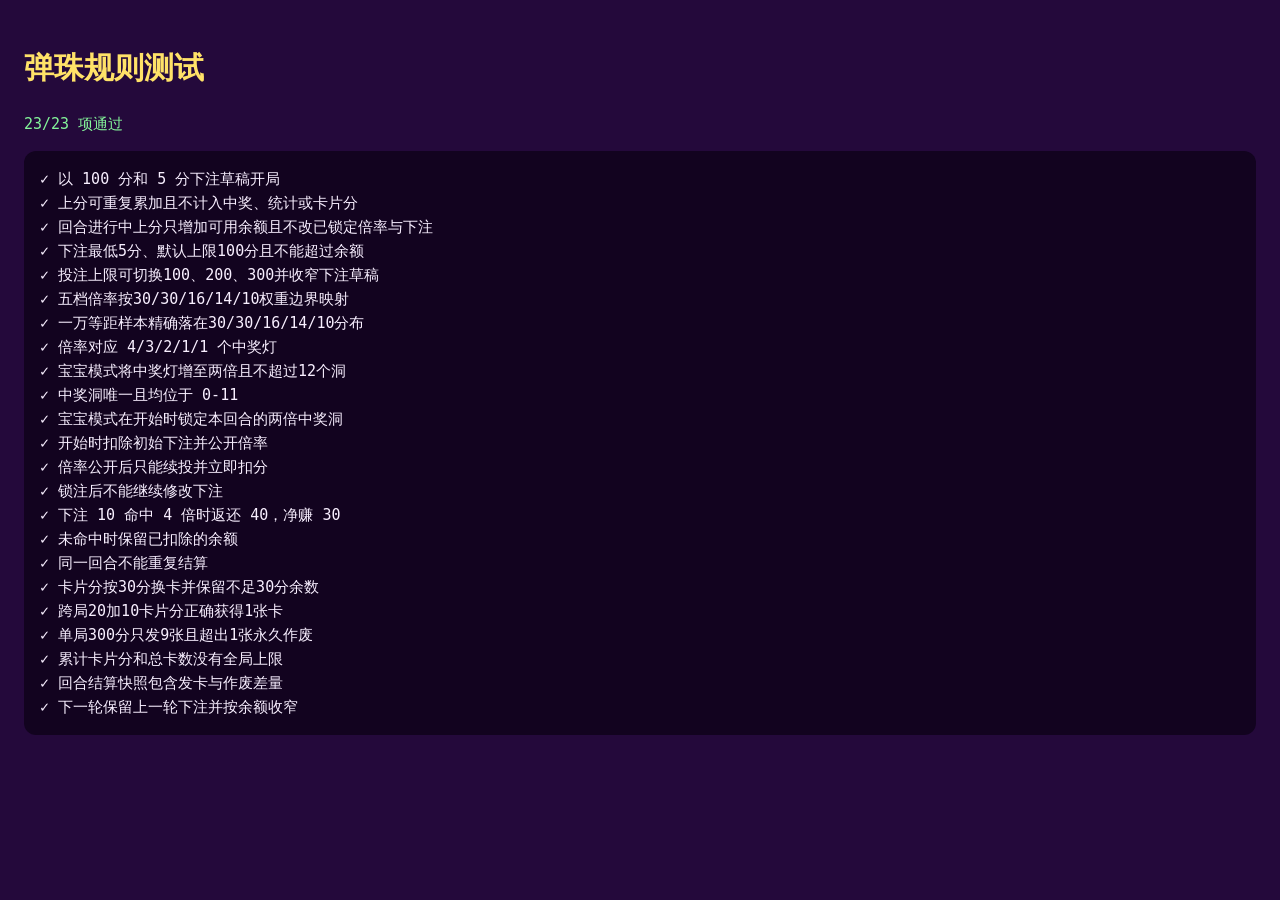
<file: tests/rules.test.html>
<!doctype html>
<html lang="zh-CN">
  <head>
    <meta charset="UTF-8">
    <meta name="viewport" content="width=device-width, initial-scale=1">
    <title>弹珠规则测试</title>
    <link rel="icon" href="../assets/favicon.svg" type="image/svg+xml">
    <style>
      body { margin: 0; padding: 24px; color: #f8efff; background: #24093b; font: 15px/1.6 ui-monospace, monospace; }
      h1 { color: #ffe268; }
      .pass { color: #84f59a; }
      .fail { color: #ff8a86; }
      pre { padding: 16px; overflow: auto; border-radius: 12px; background: #12031f; }
    </style>
    <script defer src="../js/constants.js"></script>
    <script defer src="../js/rules.js"></script>
    <script defer src="rules.test.js"></script>
  </head>
  <body>
    <h1>弹珠规则测试</h1>
    <p id="summary">正在运行…</p>
    <pre id="results"></pre>
  </body>
</html>
</file>
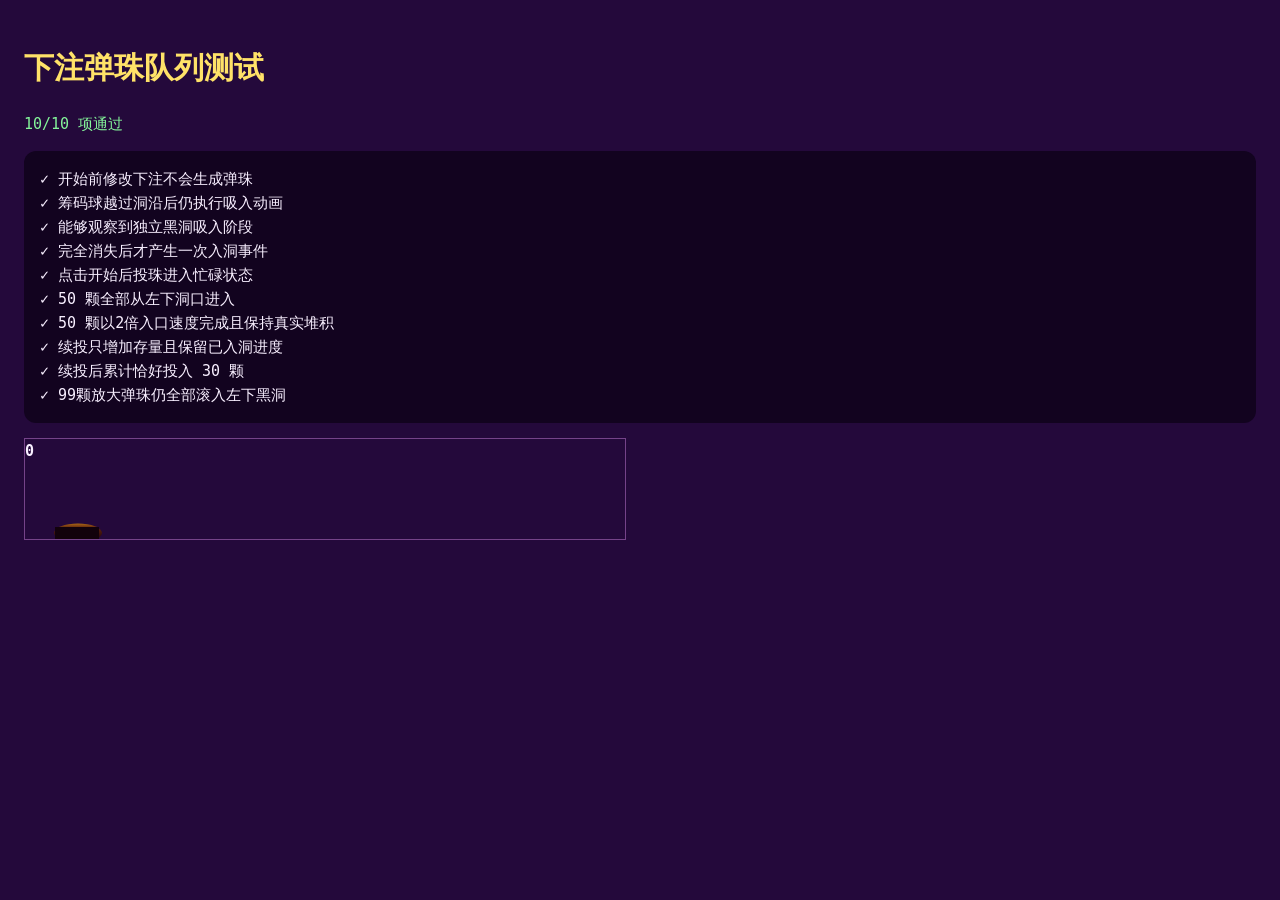
<file: tests/wager-queue.test.html>
<!doctype html>
<html lang="zh-CN">
  <head>
    <meta charset="UTF-8">
    <meta name="viewport" content="width=device-width, initial-scale=1">
    <title>下注弹珠队列测试</title>
    <link rel="icon" href="../assets/favicon.svg" type="image/svg+xml">
    <style>
      body { margin: 0; padding: 24px; color: #f8efff; background: #24093b; font: 15px/1.6 ui-monospace, monospace; }
      h1 { color: #ffe268; }
      .pass { color: #84f59a; }
      .fail { color: #ff8a86; }
      pre { padding: 16px; overflow: auto; border-radius: 12px; background: #12031f; }
      #fixture { position: relative; width: 600px; max-width: 100%; height: 100px; overflow: hidden; border: 1px solid #754389; }
      #fixture canvas { position: absolute; inset: 0; width: 100%; height: 100%; }
      .stake-inlet { position: absolute; bottom: 0; left: 5%; width: 44px; height: 12px; background: #12020b; }
    </style>
    <script defer src="../js/constants.js"></script>
    <script defer src="../js/marble-visual.js"></script>
    <script defer src="../js/wager-marble-queue.js"></script>
    <script defer src="wager-queue.test.js?v=2"></script>
  </head>
  <body>
    <h1>下注弹珠队列测试</h1>
    <p id="summary">正在运行…</p>
    <pre id="results"></pre>
    <div id="fixture" aria-hidden="true">
      <canvas></canvas>
      <div class="stake-inlet"></div>
      <strong data-stake-count>0</strong>
    </div>
  </body>
</html>
</file>
<file: css/base.css>
:root {
  color-scheme: dark;
  font-family: "PingFang SC", "Hiragino Sans GB", "Microsoft YaHei", sans-serif;
  --ink: #331340;
  --violet-950: #250b45;
  --violet-800: #5a1b8c;
  --violet-600: #8c35c4;
  --violet-300: #d6a6f3;
  --gold-700: #b86100;
  --gold-500: #f0a500;
  --gold-300: #ffd94a;
  --cream: #fff3cf;
  --red: #d72928;
  --green: #27b339;
  --stage-max-width: 744px;
  --safe-top: env(safe-area-inset-top, 0px);
  --safe-bottom: env(safe-area-inset-bottom, 0px);
}

* {
  box-sizing: border-box;
}

html,
body {
  width: 100%;
  min-width: 320px;
  height: 100%;
  margin: 0;
  overflow: hidden;
  overscroll-behavior: none;
  background: #5f2692;
}

body {
  min-height: 100vh;
  min-height: 100dvh;
  -webkit-font-smoothing: antialiased;
  -webkit-tap-highlight-color: transparent;
  user-select: none;
}

button {
  border: 0;
  color: inherit;
  font: inherit;
  touch-action: manipulation;
  -webkit-user-select: none;
  user-select: none;
}

button:focus-visible {
  outline: 3px solid #fff;
  outline-offset: 3px;
}

[hidden] {
  display: none !important;
}

.accessible-status {
  position: absolute !important;
  width: 1px !important;
  height: 1px !important;
  padding: 0 !important;
  overflow: hidden !important;
  clip: rect(0 0 0 0) !important;
  clip-path: inset(50%) !important;
  border: 0 !important;
  white-space: nowrap !important;
}

.app-shell {
  display: grid;
  width: 100%;
  height: 100vh;
  height: 100dvh;
  place-items: center;
  background:
    radial-gradient(circle at 50% 8%, rgb(255 222 249 / 45%), transparent 28%),
    linear-gradient(135deg, rgb(255 255 255 / 7%) 25%, transparent 25%) 0 0 / 84px 84px,
    linear-gradient(315deg, rgb(255 255 255 / 6%) 25%, transparent 25%) 0 0 / 84px 84px,
    linear-gradient(180deg, #a766d3 0%, #6d2b9d 68%, #4b1677 100%);
}

.machine {
  position: relative;
  width: min(100vw, var(--stage-max-width));
  height: 100vh;
  height: 100dvh;
  max-height: 1133px;
  overflow: hidden;
  isolation: isolate;
  background: #6c2a9b;
  box-shadow: 0 0 60px rgb(34 4 58 / 52%);
}

.machine-art {
  position: absolute;
  z-index: -2;
  inset: 0;
  background: url("../assets/cabinet-background-v2.webp") center / 100% 100% no-repeat;
}

.machine::after {
  position: absolute;
  z-index: 40;
  inset: 0;
  border: 1px solid rgb(255 255 255 / 12%);
  content: "";
  pointer-events: none;
}

@media (prefers-reduced-motion: reduce) {
  *,
  *::before,
  *::after {
    scroll-behavior: auto !important;
    animation-duration: 0.01ms !important;
    animation-iteration-count: 1 !important;
    transition-duration: 0.01ms !important;
  }
}
</file>
<file: css/machine.css>
.scoreboard {
  position: absolute;
  top: calc(3.7% + var(--safe-top) * 0.3);
  left: 8%;
  right: 8%;
  z-index: 10;
  display: grid;
  grid-template-columns: minmax(0, 1fr) minmax(50px, .34fr) minmax(62px, auto) 44px 44px 44px 44px 62px;
  gap: 8px;
  align-items: center;
  min-height: 54px;
  padding: 9px 12px;
  border: 2px solid rgb(255 223 93 / 75%);
  border-radius: 18px;
  background: linear-gradient(180deg, rgb(50 13 80 / 96%), rgb(26 5 50 / 96%));
  box-shadow: inset 0 2px 0 rgb(255 255 255 / 14%), 0 5px 12px rgb(60 15 0 / 26%);
}

.brand-block {
  min-width: 0;
  line-height: 1;
}

.brand-kicker {
  display: block;
  overflow: hidden;
  color: #e6bdff;
  font-size: 8px;
  font-weight: 800;
  letter-spacing: 0.16em;
  text-overflow: ellipsis;
  white-space: nowrap;
}

.brand-block h1 {
  margin: 4px 0 0;
  color: #fff5bc;
  font-family: "STHupo", "PingFang SC", sans-serif;
  font-size: clamp(16px, 4vw, 27px);
  font-weight: 900;
  letter-spacing: 0.08em;
  text-shadow: 0 2px 0 #8d3d00, 0 0 12px rgb(255 211 58 / 42%);
}

.wallet {
  display: flex;
  align-items: center;
  gap: 6px;
  min-width: 72px;
  color: #fff;
  font-variant-numeric: tabular-nums;
}

.coin {
  display: grid;
  width: 27px;
  aspect-ratio: 1;
  place-items: center;
  border: 2px solid #fff08a;
  border-radius: 50%;
  color: #6e3300;
  background: radial-gradient(circle at 35% 30%, #fff5a3, #ffc11b 56%, #c26a00 100%);
  box-shadow: 0 2px 0 #8d4200, 0 0 10px rgb(255 198 21 / 38%);
  font-size: 12px;
  font-weight: 900;
}

.wallet strong {
  font-size: clamp(18px, 4.8vw, 27px);
}

.card-wallet {
  display: flex;
  align-items: center;
  gap: 6px;
  min-width: 0;
  color: #fff;
  font-variant-numeric: tabular-nums;
}

.card-wallet .game-icon--reward-card {
  width: 27px;
  flex: 0 0 27px;
  aspect-ratio: 1;
}

.card-wallet strong {
  font-size: clamp(18px, 4.8vw, 27px);
  font-variant-numeric: tabular-nums;
}

.card-wallet.is-counting {
  animation: card-points-glow 420ms ease-in-out infinite alternate;
}

.credit-control {
  position: relative;
  display: grid;
  place-items: center;
}

.credit-button {
  display: grid;
  width: 44px;
  min-width: 44px;
  aspect-ratio: 1;
  place-items: center;
  border: 2px solid #ffe87a;
  border-radius: 14px;
  color: #fff9c9;
  background:
    radial-gradient(circle at 34% 25%, rgb(255 255 255 / 28%), transparent 28%),
    linear-gradient(180deg, #9c46c5, #5c147f);
  box-shadow:
    inset 0 2px 0 rgb(255 255 255 / 25%),
    0 3px 0 #351048,
    0 0 12px rgb(255 211 51 / 20%);
  font-size: 28px;
  font-weight: 900;
  line-height: 1;
  transition: transform 150ms ease, filter 150ms ease, box-shadow 150ms ease;
}

.credit-button:hover,
.credit-control.is-open .credit-button {
  color: #4b1700;
  background: linear-gradient(180deg, #fff67d, #ffb41e);
  box-shadow:
    inset 0 2px 0 rgb(255 255 255 / 64%),
    0 3px 0 #9a4a00,
    0 0 18px rgb(255 216 50 / 66%);
  transform: translateY(-1px);
}

.credit-button:active {
  transform: translateY(2px);
  box-shadow: inset 0 2px 5px rgb(112 43 0 / 32%), 0 1px 0 #9a4a00;
}

.credit-menu {
  position: absolute;
  z-index: 35;
  top: calc(100% + 10px);
  right: -2px;
  display: grid;
  width: 126px;
  gap: 6px;
  padding: 8px;
  border: 2px solid #ffd95a;
  border-radius: 14px;
  background:
    linear-gradient(180deg, rgb(72 20 96 / 98%), rgb(29 5 47 / 98%));
  box-shadow:
    inset 0 1px 0 rgb(255 255 255 / 20%),
    0 10px 24px rgb(24 1 38 / 62%),
    0 3px 0 #8b4a00;
}

.credit-menu::before {
  position: absolute;
  right: 14px;
  bottom: 100%;
  width: 12px;
  aspect-ratio: 1;
  border-top: 2px solid #ffd95a;
  border-left: 2px solid #ffd95a;
  content: "";
  background: #481460;
  transform: translateY(7px) rotate(45deg);
}

.credit-menu button {
  min-height: 42px;
  border: 1px solid rgb(255 224 105 / 72%);
  border-radius: 10px;
  color: #fff6c8;
  background: linear-gradient(180deg, #7f2eaa, #4c116e);
  box-shadow: inset 0 1px 0 rgb(255 255 255 / 17%), 0 2px 0 #260438;
  font-size: 13px;
  font-weight: 800;
  letter-spacing: .04em;
}

.credit-menu button strong {
  color: #ffe66f;
  font-size: 16px;
  font-variant-numeric: tabular-nums;
}

.credit-menu button:hover,
.credit-menu button:focus-visible {
  color: #411100;
  background: linear-gradient(180deg, #fff17a, #ffad19);
}

.credit-menu button:hover strong,
.credit-menu button:focus-visible strong {
  color: #6b2100;
}

.credit-menu button:active {
  translate: 0 2px;
}

.credit-feedback {
  position: absolute;
  z-index: 36;
  top: -7px;
  right: 36px;
  min-width: 52px;
  color: #fff48d;
  font-size: 15px;
  font-weight: 900;
  opacity: 0;
  pointer-events: none;
  text-align: right;
  text-shadow: 0 2px 0 #6a2600, 0 0 10px #ffd82e;
  white-space: nowrap;
}


.icon-button {
  display: grid;
  width: 44px;
  min-width: 44px;
  aspect-ratio: 1;
  place-items: center;
  border: 2px solid #dba8f6;
  border-radius: 14px;
  color: #fff6c7;
  background: linear-gradient(180deg, #a749d5, #6a1a9a);
  box-shadow: inset 0 2px 0 rgb(255 255 255 / 26%), 0 3px 0 #3d0f61;
  font-size: 21px;
  font-weight: 900;
}

.icon-button:active {
  translate: 0 2px;
  box-shadow: inset 0 2px 4px rgb(45 3 65 / 38%), 0 1px 0 #3d0f61;
}

.baby-mode-toggle {
  display: grid;
  width: 62px;
  min-width: 62px;
  min-height: 44px;
  padding: 4px 6px;
  place-items: center;
  border: 2px solid #dba8f6;
  border-radius: 14px;
  color: #f0d7ff;
  background: linear-gradient(180deg, #713091, #42105f);
  box-shadow: inset 0 2px 0 rgb(255 255 255 / 16%), 0 3px 0 #29063f;
  transition: color 160ms ease, background 160ms ease, box-shadow 160ms ease;
}

.baby-mode-copy {
  font-size: 10px;
  font-weight: 900;
  line-height: 1;
  letter-spacing: .08em;
}

.baby-mode-track {
  position: relative;
  width: 29px;
  height: 14px;
  border: 1px solid rgb(255 255 255 / 32%);
  border-radius: 999px;
  background: rgb(23 3 35 / 76%);
  box-shadow: inset 0 2px 4px rgb(0 0 0 / 34%);
}

.baby-mode-track i {
  position: absolute;
  top: 2px;
  left: 2px;
  width: 8px;
  height: 8px;
  border-radius: 50%;
  background: #d7b8e8;
  box-shadow: 0 1px 2px rgb(0 0 0 / 38%);
  transition: translate 160ms ease, background 160ms ease;
}

.baby-mode-toggle[aria-checked="true"] {
  color: #4a1700;
  border-color: #fff08a;
  background: linear-gradient(180deg, #fff16f, #ffae18);
  box-shadow: inset 0 2px 0 rgb(255 255 255 / 55%), 0 3px 0 #9c4b00, 0 0 12px rgb(255 216 50 / 48%);
}

.baby-mode-toggle[aria-checked="true"] .baby-mode-track {
  background: #7c3800;
}

.baby-mode-toggle[aria-checked="true"] .baby-mode-track i {
  translate: 15px 0;
  background: #fffbd1;
}

.baby-mode-toggle:disabled {
  cursor: not-allowed;
  filter: saturate(.65);
  opacity: .72;
}

.audio-panel {
  position: absolute;
  z-index: 30;
  top: calc(10.6% + var(--safe-top) * 0.3);
  right: 13.5%;
  width: min(330px, 78%);
  padding: 11px;
  border: 2px solid #f6cf51;
  border-radius: 16px;
  color: #fff8d6;
  background:
    linear-gradient(180deg, rgb(69 19 94 / 98%), rgb(31 5 51 / 98%));
  box-shadow:
    inset 0 1px 0 rgb(255 255 255 / 18%),
    0 8px 24px rgb(23 2 38 / 55%),
    0 3px 0 #8b4d06;
}

.audio-panel[hidden] {
  display: none;
}

.audio-panel::before {
  position: absolute;
  right: 48px;
  bottom: 100%;
  width: 13px;
  aspect-ratio: 1;
  border-top: 2px solid #f6cf51;
  border-left: 2px solid #f6cf51;
  content: "";
  background: #45135e;
  transform: translateY(7px) rotate(45deg);
}

.audio-panel-heading {
  display: flex;
  align-items: baseline;
  justify-content: space-between;
  gap: 10px;
  margin: 0 2px 9px;
}

.audio-panel-heading strong {
  color: #ffe36f;
  font-size: 13px;
  letter-spacing: 0.08em;
}

.audio-panel-heading span {
  color: #dcb8ed;
  font-size: 9px;
}

.audio-control-row {
  display: grid;
  grid-template-columns: 76px minmax(0, 1fr) 36px;
  gap: 8px;
  align-items: center;
  min-height: 40px;
  padding: 5px 7px;
  border: 1px solid rgb(245 202 88 / 24%);
  border-radius: 11px;
  background: rgb(20 2 35 / 38%);
  transition: opacity 140ms, filter 140ms;
}

.audio-master-row {
  grid-template-columns: minmax(118px, auto) minmax(0, 1fr);
  margin-bottom: 7px;
  border-color: rgb(255 224 103 / 52%);
  background: rgb(96 31 118 / 48%);
}

.audio-master-hint {
  color: #dcb8ed;
  font-size: 9px;
  line-height: 1.3;
  text-align: right;
}

.audio-channel + .audio-channel,
.audio-channel + .audio-control-row {
  margin-top: 7px;
}

.audio-channel.is-muted,
.audio-control-row.is-muted {
  filter: saturate(0.55);
  opacity: 0.64;
}

.audio-track-row {
  display: grid;
  grid-template-columns: 38px minmax(0, 1fr) 54px;
  gap: 7px;
  align-items: center;
  margin-top: 4px;
  padding: 0 7px 5px;
}

.audio-track-row label {
  color: #dcb8ed;
  font-size: 10px;
  font-weight: 800;
}

.audio-track-row select,
.audio-preview {
  min-width: 0;
  height: 28px;
  border: 1px solid rgb(255 220 82 / 55%);
  border-radius: 8px;
  color: #fff8d6;
  background: #351047;
  font: 800 11px/1 system-ui, sans-serif;
}

.audio-track-row select {
  width: 100%;
  padding-inline: 7px;
}

.audio-preview {
  padding: 0 7px;
  cursor: pointer;
  background: linear-gradient(180deg, #8d3bac, #5b1c79);
  box-shadow: inset 0 1px 0 rgb(255 255 255 / 18%), 0 2px 0 #280437;
}

.audio-preview[aria-pressed="true"] {
  color: #481300;
  border-color: #fff08a;
  background: linear-gradient(180deg, #ffe568, #f5a70b);
  box-shadow: inset 0 1px 0 rgb(255 255 255 / 50%), 0 2px 0 #8a4300;
}

.audio-channel.is-muted .audio-track-row select,
.audio-channel.is-muted .audio-preview {
  cursor: not-allowed;
}

.audio-toggle {
  display: flex;
  min-width: 0;
  align-items: center;
  gap: 7px;
  padding: 0;
  border: 0;
  color: #fff8d6;
  background: transparent;
  font-size: 12px;
  font-weight: 800;
}

.audio-toggle-track {
  position: relative;
  width: 31px;
  height: 18px;
  flex: 0 0 auto;
  border: 1px solid #ffdf68;
  border-radius: 999px;
  background: #9c4d17;
  box-shadow: inset 0 2px 4px rgb(50 8 10 / 48%);
}

.audio-toggle-track i {
  position: absolute;
  top: 2px;
  left: 2px;
  width: 12px;
  aspect-ratio: 1;
  border-radius: 50%;
  background: #f5dec2;
  box-shadow: 0 1px 2px rgb(31 2 45 / 55%);
  transition: left 140ms, background 140ms;
}

.audio-toggle[aria-checked="true"] .audio-toggle-track {
  background: linear-gradient(90deg, #d27610, #ffbf21);
  box-shadow: 0 0 9px rgb(255 190 31 / 30%), inset 0 1px 2px rgb(255 255 255 / 30%);
}

.audio-toggle[aria-checked="true"] .audio-toggle-track i {
  left: 15px;
  background: #fff9cf;
}

.audio-control-row input[type="range"] {
  width: 100%;
  min-width: 0;
  height: 24px;
  margin: 0;
  accent-color: #ffc326;
  cursor: pointer;
}

.audio-control-row output {
  color: #ffe36f;
  font-size: 10px;
  font-variant-numeric: tabular-nums;
  text-align: right;
}

.audio-toggle:focus-visible,
.audio-control-row input[type="range"]:focus-visible,
.audio-track-row select:focus-visible,
.audio-preview:focus-visible {
  outline: 2px solid #fff5b7;
  outline-offset: 2px;
}

.status-row {
  position: absolute;
  z-index: 7;
  top: calc(11.5% + var(--safe-top) * 0.25);
  left: 12.2%;
  right: 12.2%;
  display: grid;
  grid-template-columns: minmax(82px, 18%) minmax(0, 1fr);
  gap: 8px;
  align-items: center;
}

.multiplier-panel {
  position: relative;
  z-index: 8;
  display: flex;
  align-items: center;
  gap: 7px;
  padding: 5px 7px;
  border: 2px solid #ffdc52;
  border-radius: 12px;
  background: linear-gradient(180deg, #6a2407, #381004);
  box-shadow: 0 3px 0 #a75b00, inset 0 1px 0 rgb(255 255 255 / 22%);
}

.multiplier-label {
  color: #ffe27b;
  font-size: 10px;
  font-weight: 900;
}

.multiplier-reel {
  display: grid;
  flex: 1;
  grid-template-columns: repeat(5, minmax(0, 1fr));
  gap: 3px;
}

.multiplier-reel span {
  position: relative;
  display: grid;
  min-width: 0;
  height: 31px;
  place-items: end center;
  padding-bottom: 2px;
  border: 2px solid #2a1f22;
  border-radius: 5px;
  color: #665d61;
  background: linear-gradient(180deg, #171417, #050405);
  box-shadow: inset 0 2px 4px rgb(0 0 0 / 78%);
  font-family: Georgia, serif;
  font-size: clamp(13px, 3.4vw, 20px);
  font-weight: 900;
  transition: filter 120ms, transform 120ms;
}

.multiplier-reel i {
  position: absolute;
  top: 3px;
  width: 8px;
  aspect-ratio: 1;
  border: 1px solid #4f0605;
  border-radius: 50%;
  background: #120708;
  box-shadow: inset 0 1px 2px #000;
}

.multiplier-reel span.is-active {
  z-index: 2;
  border: 3px solid #fff09b;
  color: #6d2100;
  background: linear-gradient(180deg, #fff9bc 0%, #ffc72c 42%, #d77b00 100%);
  box-shadow:
    inset 0 3px 0 rgb(255 255 255 / 72%),
    0 4px 0 #7b3500,
    0 0 11px #ffd328,
    0 0 22px rgb(255 109 29 / 74%);
  filter: brightness(1.16) saturate(1.2);
  transform: translateY(-3px) scale(1.045);
}

.multiplier-reel span.is-active i {
  background: #ff3a25;
  box-shadow: 0 0 10px #ff301f, 0 0 4px #fff inset;
}

.playfield-wrap {
  --reward-lane-width: 19.8%;
  position: absolute;
  z-index: 4;
  top: calc(17.2% + var(--safe-top) * 0.18);
  right: 10.1%;
  bottom: calc(25.2% + var(--safe-bottom) * 0.12);
  left: 9.6%;
  min-height: 0;
  overflow: hidden;
  border: 4px solid #ffd737;
  border-radius: 24px;
  background:
    radial-gradient(circle at 10px 16px, rgb(255 249 186 / 55%) 0 3px, transparent 3.5px) 0 0 / 20px 32px,
    linear-gradient(90deg, #d98d11, #f7c634 12%, #f1b723 50%, #f7c634 88%, #d98d11);
  box-shadow: inset 0 0 20px rgb(188 91 0 / 17%), 0 5px 0 #bb6500;
}

#playfield {
  display: block;
  width: calc(100% - var(--reward-lane-width) - 1.5%);
  height: 100%;
  touch-action: none;
}

.reward-bank {
  position: absolute;
  z-index: 6;
  top: 2.2%;
  right: 1.1%;
  bottom: 2.2%;
  width: var(--reward-lane-width);
  min-width: 48px;
  overflow: hidden;
  border: 2px solid #f4b32b;
  border-radius: 15px 15px 12px 12px;
  background:
    radial-gradient(circle at 50% 18%, rgb(255 112 66 / 24%), transparent 28%),
    linear-gradient(90deg, #4c0711, #8d1517 44%, #5c0712 100%);
  box-shadow:
    inset 0 0 0 2px rgb(255 224 108 / 13%),
    inset 0 0 18px rgb(32 0 8 / 72%),
    0 3px 0 #8f4100,
    0 0 12px rgb(135 7 19 / 28%);
  pointer-events: none;
  transition: filter 180ms, box-shadow 180ms;
}

.reward-bank::before,
.reward-bank::after {
  position: absolute;
  z-index: 1;
  top: 8%;
  bottom: 9%;
  width: 2px;
  border-radius: 999px;
  content: "";
  background: linear-gradient(180deg, transparent, rgb(255 214 88 / 74%) 12% 88%, transparent);
  opacity: .6;
}

.reward-bank::before {
  left: 12%;
}

.reward-bank::after {
  right: 12%;
}

.reward-bank.is-depositing {
  filter: brightness(1.16) saturate(1.18);
  box-shadow:
    inset 0 0 18px rgb(255 80 35 / 34%),
    0 3px 0 #8f4100,
    0 0 18px rgb(255 49 35 / 70%);
  animation: reward-bank-glow 760ms ease-in-out infinite alternate;
}

#reward-bank-canvas {
  position: absolute;
  z-index: 2;
  inset: 0;
  display: block;
  width: 100%;
  height: 100%;
  filter: drop-shadow(0 1px 1px rgb(0 0 0 / 38%));
}

.reward-bank-title {
  position: absolute;
  z-index: 3;
  top: 7px;
  left: 50%;
  color: #ffeaa1;
  font-size: clamp(7px, 1.45vw, 10px);
  font-weight: 950;
  letter-spacing: .08em;
  text-shadow: 0 1px 0 #5f090b, 0 0 6px #ff762f;
  writing-mode: vertical-rl;
  translate: -50% 0;
}

.reward-bank-meter {
  position: absolute;
  z-index: 5;
  right: 3px;
  bottom: 27px;
  left: 3px;
  display: grid;
  place-items: center;
  padding: 3px 1px;
  border: 1px solid rgb(255 219 91 / 76%);
  border-radius: 7px;
  color: #ffe49a;
  background: rgb(54 4 14 / 88%);
  box-shadow: inset 0 1px 4px #180106;
  font-size: clamp(6px, 1.4vw, 9px);
  font-weight: 900;
  line-height: 1.05;
  text-align: center;
}

.reward-bank-meter strong {
  max-width: 100%;
  overflow: hidden;
  color: #fff;
  font-size: clamp(9px, 2.3vw, 14px);
  font-variant-numeric: tabular-nums;
  text-overflow: ellipsis;
}

.reward-bank[data-overflow="true"] .reward-bank-meter strong {
  color: #fff2a8;
  letter-spacing: -.04em;
  text-shadow: 0 0 7px rgb(255 105 35 / 70%);
}

.reward-bank[data-overflow="true"]::after {
  opacity: .95;
}

.reward-bank-meter small {
  max-width: 100%;
  overflow: hidden;
  color: #ffb775;
  font-size: .78em;
  text-overflow: ellipsis;
  white-space: nowrap;
}

.reward-bank-mouth {
  position: absolute;
  z-index: 6;
  right: 8%;
  bottom: 5px;
  left: 8%;
  height: 17px;
  overflow: hidden;
  border: 2px solid #e68c24;
  border-radius: 6px 6px 10px 10px;
  background: linear-gradient(180deg, #170107, #4e0810 58%, #120105);
  box-shadow: inset 0 5px 7px #060002, 0 0 0 1px rgb(255 220 73 / 22%);
}

.reward-bank-mouth i,
.bank-outlet i {
  position: absolute;
  top: 50%;
  left: 50%;
  width: 7px;
  aspect-ratio: 1;
  border-radius: 50%;
  background: #ffca3a;
  box-shadow: 0 0 9px #ff6f22;
  opacity: .28;
  translate: -50% -50%;
}

.reward-bank-mouth.is-depositing,
.reward-bank-mouth.is-releasing,
.bank-outlet.is-releasing {
  animation: bank-mouth-pulse 180ms ease-out;
}

.phase-banner {
  position: absolute;
  top: 4.5%;
  left: 44%;
  width: max-content;
  max-width: 80%;
  translate: -50% 0;
  padding: 5px 13px;
  border: 2px solid rgb(255 244 178 / 80%);
  border-radius: 999px;
  color: #fff8ca;
  background: rgb(75 18 100 / 88%);
  box-shadow: 0 3px 10px rgb(69 15 88 / 25%);
  font-size: clamp(10px, 2.7vw, 15px);
  font-weight: 800;
  letter-spacing: 0.04em;
  pointer-events: none;
  transition: opacity 180ms, transform 180ms;
}

.phase-banner.is-pulse {
  animation: phase-pulse 700ms ease-in-out infinite alternate;
}

.multiplier-announcement {
  position: absolute;
  z-index: 24;
  top: 28%;
  left: calc((100% - var(--reward-lane-width)) / 2);
  display: grid;
  min-width: min(70%, 300px);
  place-items: center;
  gap: 4px;
  padding: 14px 20px;
  border: 3px solid #fff19b;
  border-radius: 18px;
  color: #fff6c8;
  background: linear-gradient(160deg, rgb(77 14 108 / 97%), rgb(31 3 52 / 98%));
  box-shadow:
    inset 0 2px 0 rgb(255 255 255 / 24%),
    0 6px 0 #8c4b00,
    0 0 26px rgb(255 190 28 / 64%),
    0 12px 28px rgb(32 2 51 / 48%);
  opacity: 0;
  pointer-events: none;
  transform: translate(-50%, 12px) scale(.76);
  transition: opacity 180ms ease-out, transform 280ms cubic-bezier(.16, 1.1, .3, 1);
}

.multiplier-announcement[hidden] {
  display: none;
}

.multiplier-announcement.is-visible {
  opacity: 1;
  transform: translate(-50%, 0) scale(1);
}

.multiplier-announcement span {
  font-size: clamp(14px, 3.5vw, 23px);
  font-weight: 900;
}

.multiplier-announcement strong {
  color: #ffd53f;
  font-size: 1.22em;
  text-shadow: 0 0 12px #ff741e;
}

.multiplier-announcement small {
  color: #f6d9ff;
  font-size: clamp(9px, 2vw, 13px);
  font-weight: 800;
}

.bank-transfer-chute {
  position: absolute;
  z-index: 5;
  top: 73.2%;
  right: 14.1%;
  width: 5.8%;
  height: 5.5%;
  border: 2px solid #e8a724;
  border-top: 0;
  border-radius: 0 0 18px 18px;
  background: linear-gradient(90deg, #3e0710, #8a1719 46%, #4b0811);
  box-shadow: inset 0 0 8px #1f0107, 0 2px 0 #8e4a05;
  pointer-events: none;
}

.bank-transfer-chute::before {
  position: absolute;
  top: -4px;
  right: 13%;
  left: 13%;
  height: 7px;
  border-radius: 50%;
  content: "";
  background: #160106;
  box-shadow: inset 0 3px 4px #050001, 0 0 0 1px #e8a724;
}

.bank-transfer-chute i {
  position: absolute;
  right: 18%;
  bottom: 8%;
  width: 16%;
  aspect-ratio: 1;
  border-radius: 50%;
  background: radial-gradient(circle at 35% 28%, #fff, #d7e5ef 42%, #71899d 78%, #314a60);
  box-shadow: 0 0 5px #c7eeff;
}

.win-celebration {
  position: absolute;
  z-index: 26;
  top: 11%;
  right: calc(var(--reward-lane-width) + 2.5%);
  left: 2.5%;
  display: grid;
  min-height: 42%;
  place-items: center;
  overflow: visible;
  color: #fff8c7;
  pointer-events: none;
  opacity: 0;
}

.win-celebration[hidden] {
  display: none;
}

.win-celebration::before {
  position: absolute;
  inset: 4% 5%;
  border: 3px solid rgb(255 232 96 / 90%);
  border-radius: 32px;
  content: "";
  background:
    radial-gradient(circle at 50% 45%, rgb(255 231 90 / 27%), transparent 48%),
    linear-gradient(145deg, rgb(92 16 129 / 97%), rgb(34 4 58 / 96%));
  box-shadow:
    inset 0 2px 0 rgb(255 255 255 / 24%),
    inset 0 -9px 22px rgb(22 0 39 / 42%),
    0 8px 0 #8b4700,
    0 0 34px rgb(255 193 35 / 70%);
  transform: scale(.7) translateY(18px);
}

.win-celebration.is-visible {
  opacity: 1;
}

.win-celebration.is-visible::before {
  animation: win-stage-arrive 420ms cubic-bezier(.18, 1.35, .3, 1) both,
    win-stage-glow 780ms ease-in-out 420ms infinite alternate;
}

.win-celebration-flash {
  position: absolute;
  inset: -42%;
  border-radius: 50%;
  background: radial-gradient(circle, rgb(255 250 178 / 88%) 0 3%, rgb(255 195 34 / 34%) 4% 18%, transparent 45%);
  mix-blend-mode: screen;
  opacity: 0;
}

.is-visible .win-celebration-flash {
  animation: win-flash 620ms ease-out both;
}

.win-celebration-stage {
  position: relative;
  z-index: 2;
  display: grid;
  width: min(86%, 430px);
  grid-template-columns: minmax(88px, 34%) 1fr;
  align-items: center;
  gap: clamp(8px, 2.5vw, 18px);
  transform: scale(.72) translateY(20px);
}

.is-visible .win-celebration-stage {
  animation: win-content-arrive 500ms cubic-bezier(.16, 1.3, .3, 1) 80ms both;
}

.win-celebration-stage img {
  width: 100%;
  aspect-ratio: 1;
  border: 3px solid #ffed82;
  border-radius: 50%;
  object-fit: cover;
  box-shadow: 0 0 0 5px rgb(138 43 175 / 72%), 0 0 24px #ffc62f;
}

.win-celebration-copy {
  display: grid;
  justify-items: start;
  gap: 2px;
  min-width: 0;
}

.win-celebration-copy > span {
  color: #fff1a3;
  font-size: clamp(14px, 3.4vw, 23px);
  font-weight: 950;
  letter-spacing: .12em;
  text-shadow: 0 2px 0 #8d3000, 0 0 12px #ff9d1c;
}

.win-celebration.is-mega .win-celebration-copy > span {
  color: #fff7bd;
  font-size: clamp(17px, 4vw, 28px);
}

.win-celebration-copy strong {
  max-width: 100%;
  color: #fff;
  font-size: clamp(23px, 6.2vw, 42px);
  font-weight: 1000;
  font-variant-numeric: tabular-nums;
  letter-spacing: -.05em;
  line-height: 1.08;
  text-shadow: 0 3px 0 #8b2600, 0 0 17px rgb(255 203 54 / 78%);
  white-space: nowrap;
}

.win-celebration-copy small {
  color: #ffd864;
  font-size: clamp(11px, 2.8vw, 18px);
  font-weight: 900;
}

.win-celebration-copy em {
  margin-top: 3px;
  padding: 3px 10px;
  border: 1px solid rgb(255 226 112 / 72%);
  border-radius: 999px;
  color: #f0d6ff;
  background: rgb(44 4 69 / 72%);
  font-size: clamp(9px, 2.2vw, 13px);
  font-style: normal;
  font-weight: 850;
}

.win-confetti {
  position: absolute;
  z-index: 3;
  width: clamp(50px, 14%, 82px);
  opacity: 0;
}

.win-confetti--left {
  top: 0;
  left: 0;
  rotate: -18deg;
}

.win-confetti--right {
  right: 0;
  bottom: 1%;
  rotate: 16deg;
}

.is-visible .win-confetti {
  animation: win-confetti-arrive 620ms cubic-bezier(.16, 1.4, .28, 1) 160ms both;
}

.win-celebration.is-finale::before {
  filter: brightness(1.24) saturate(1.22);
  box-shadow: inset 0 2px 0 rgb(255 255 255 / 30%), 0 8px 0 #8b4700, 0 0 52px #ffd447;
}

.win-celebration.is-finale .win-celebration-stage {
  animation: win-finale 360ms cubic-bezier(.18, 1.45, .3, 1) both;
}

.result-card {
  position: absolute;
  top: 15%;
  left: 44%;
  display: flex;
  width: min(78%, 390px);
  translate: -50% 0;
  align-items: center;
  gap: 9px;
  padding: 9px 13px 9px 9px;
  border: 3px solid #ffdf5e;
  border-radius: 22px;
  color: #fff;
  background: linear-gradient(135deg, rgb(113 28 163 / 96%), rgb(48 11 86 / 96%));
  box-shadow: 0 9px 24px rgb(67 10 80 / 34%), inset 0 1px 0 rgb(255 255 255 / 25%);
  animation: result-pop 360ms cubic-bezier(.2, 1.4, .4, 1);
}

.result-card.is-loss {
  border-color: #ff9b69;
  background: linear-gradient(135deg, rgb(143 42 37 / 96%), rgb(70 17 30 / 96%));
}

.result-card img {
  width: clamp(54px, 15vw, 92px);
  aspect-ratio: 1;
  border: 2px solid #ffeb89;
  border-radius: 50%;
  object-fit: cover;
}

.result-card div {
  display: grid;
  gap: 2px;
}

.result-card strong {
  color: #fff5a7;
  font-size: clamp(18px, 5vw, 30px);
  font-weight: 950;
  text-shadow: 0 2px 0 #7a2200;
}

.result-card span {
  font-size: clamp(11px, 3vw, 17px);
  font-weight: 700;
}

.control-deck {
  position: absolute;
  z-index: 6;
  right: 9.7%;
  bottom: calc(3.6% + var(--safe-bottom) * 0.45);
  left: 9.7%;
  height: 19.4%;
  min-height: 148px;
}

.marble-tray {
  position: relative;
  height: 38%;
  min-height: 48px;
  overflow: hidden;
  border: 2px solid rgb(255 209 70 / 70%);
  border-radius: 16px 16px 26px 26px;
  background:
    radial-gradient(ellipse at 50% 138%, rgb(25 3 2 / 88%) 0 48%, transparent 49%),
    radial-gradient(ellipse at 52% 125%, rgb(255 140 41 / 13%) 0 54%, transparent 55%),
    linear-gradient(180deg, rgb(75 19 7 / 95%), rgb(119 42 5 / 90%));
  box-shadow: inset 0 7px 13px rgb(40 8 0 / 38%), inset 0 -2px 0 rgb(255 225 91 / 25%);
  transition: filter 180ms;
}

.marble-tray::before {
  position: absolute;
  z-index: 0;
  right: 0;
  bottom: 0;
  left: 0;
  height: 46%;
  content: "";
  background: radial-gradient(ellipse at 50% 128%, rgb(17 2 1 / 70%) 0 50%, transparent 51%);
  opacity: .7;
}

.marble-tray.is-locked {
  filter: saturate(.82);
}

.tray-label {
  position: absolute;
  top: 5px;
  left: 9px;
  z-index: 2;
  color: #ffe9a5;
  font-size: clamp(8px, 1.9vw, 11px);
  font-weight: 900;
  letter-spacing: .08em;
  text-shadow: 0 1px 0 #612500;
}

.wager-physics-canvas {
  position: absolute;
  z-index: 2;
  inset: 0;
  display: block;
  width: 100%;
  height: 100%;
  pointer-events: none;
}

.stake-inlet {
  position: absolute;
  z-index: 1;
  bottom: -1px;
  left: 4.2%;
  width: clamp(28px, 7.2vw, 50px);
  height: clamp(11px, 2.2vw, 17px);
  overflow: visible;
  border: 1px solid rgb(118 47 11 / 62%);
  border-radius: 50% 50% 35% 35%;
  background: #130207;
  box-shadow: inset 0 5px 8px #030001;
}

.stake-inlet i {
  display: none;
}

.stake-inlet.is-active {
  box-shadow: inset 0 5px 8px #030001, 0 0 12px rgb(255 111 34 / 45%);
}

.stake-counter {
  position: absolute;
  z-index: 5;
  right: 12.5%;
  bottom: 5px;
  display: flex;
  align-items: baseline;
  gap: 3px;
  padding: 2px 6px;
  border: 1px solid rgb(255 220 83 / 70%);
  border-radius: 999px;
  color: #ffeab0;
  background: rgb(62 13 72 / 86%);
  box-shadow: 0 2px 4px rgb(29 3 34 / 38%);
  font-size: clamp(8px, 1.9vw, 11px);
  font-weight: 800;
  font-variant-numeric: tabular-nums;
}

.bank-outlet {
  position: absolute;
  z-index: 5;
  right: 2.2%;
  bottom: 4px;
  width: clamp(34px, 8vw, 56px);
  height: clamp(14px, 2.8vw, 21px);
  overflow: hidden;
  border: 2px solid #d54a2e;
  border-radius: 8px 8px 12px 12px;
  background: linear-gradient(180deg, #180106, #500b0e 60%, #120103);
  box-shadow: inset 0 5px 8px #050001, 0 0 0 1px rgb(255 199 56 / 35%);
}

.stake-counter small {
  color: #f3c8ff;
  font-size: .78em;
  font-weight: 800;
}

.stake-counter strong {
  min-width: 1.5ch;
  color: #fff;
  font-size: 1.18em;
  text-align: center;
}

.control-row {
  display: grid;
  height: 62%;
  min-height: 96px;
  grid-template-columns: 0.78fr 1.7fr 0.88fr;
  gap: clamp(7px, 2vw, 16px);
  align-items: center;
  padding-top: 8px;
}

.start-button {
  width: 100%;
  aspect-ratio: 1;
  max-height: 88px;
  border: 4px solid #e8af00;
  border-radius: 50%;
  color: #fff8cb;
  background: radial-gradient(circle at 35% 28%, #67ec67, #26b83b 52%, #08741c 100%);
  box-shadow: inset 0 3px 0 rgb(255 255 255 / 42%), 0 5px 0 #8b5200, 0 8px 14px rgb(74 34 0 / 28%);
  font-size: clamp(17px, 4.5vw, 27px);
  font-weight: 950;
  text-shadow: 0 2px 0 #126b1d;
}

.start-button:active:not(:disabled) {
  translate: 0 3px;
  box-shadow: inset 0 3px 6px rgb(0 70 15 / 35%), 0 2px 0 #8b5200;
}

.start-button:disabled {
  filter: grayscale(.7) brightness(.78);
}

.wager-control {
  display: grid;
  grid-template-columns: 44px minmax(55px, 1fr) 44px;
  align-items: center;
  gap: 6px;
}

.wager-panel {
  display: grid;
  min-width: 0;
  gap: 5px;
  align-content: center;
}

.wager-control button {
  display: grid;
  min-width: 44px;
  min-height: 48px;
  place-items: center;
  border: 3px solid #ffdc5b;
  border-radius: 50%;
  color: #fff;
  background: linear-gradient(180deg, #b95ae0, #7423a8);
  box-shadow: inset 0 2px 0 rgb(255 255 255 / 30%), 0 4px 0 #4a126f;
  font-size: 25px;
  font-weight: 950;
}

.wager-control button:active:not(:disabled) {
  translate: 0 2px;
  box-shadow: inset 0 2px 5px rgb(46 4 70 / 42%), 0 2px 0 #4a126f;
}

.wager-control button:disabled {
  opacity: .38;
}

.wager-control > div {
  display: grid;
  min-height: 62px;
  place-items: center;
  align-content: center;
  border: 2px solid #f9c734;
  border-radius: 16px;
  color: #ffeab0;
  background: linear-gradient(180deg, #5b1a78, #300748);
  box-shadow: inset 0 2px 7px rgb(25 0 38 / 48%);
}

.wager-control span {
  font-size: 10px;
  font-weight: 800;
}

.wager-control strong {
  color: #fff;
  font-size: clamp(21px, 5.8vw, 34px);
  font-variant-numeric: tabular-nums;
}

.quick-wagers {
  position: relative;
  display: grid;
  grid-template-columns: repeat(3, minmax(0, 1fr)) minmax(42px, .72fr);
  gap: 5px;
}

.quick-wagers button {
  min-width: 0;
  min-height: 44px;
  border: 2px solid #ffd85a;
  border-radius: 10px;
  color: #fff5bd;
  background: linear-gradient(180deg, #a74bd2, #681b98);
  box-shadow: inset 0 1px 0 rgb(255 255 255 / 25%), 0 3px 0 #471064;
  font-size: clamp(11px, 2.7vw, 16px);
  font-weight: 950;
  font-variant-numeric: tabular-nums;
}

.quick-wagers button.is-selected {
  color: #572100;
  background: linear-gradient(180deg, #fff08a, #ffb71d);
  box-shadow: inset 0 1px 0 #fffbd1, 0 3px 0 #965000;
}

.quick-wagers button:active:not(:disabled) {
  translate: 0 2px;
  box-shadow: 0 1px 0 #471064;
}

.quick-wagers button:disabled {
  opacity: .36;
}

.wager-limit-control {
  position: relative;
  min-width: 0;
}

.quick-wagers .wager-limit-button {
  display: grid;
  width: 100%;
  min-height: 44px;
  place-content: center;
  gap: 0;
  padding: 2px 3px;
  color: #fff4c4;
  background: linear-gradient(180deg, #4f2263, #260c35);
  font-size: 8px;
  line-height: 1;
}

.quick-wagers .wager-limit-button strong {
  color: #ffe466;
  font-size: 13px;
  font-variant-numeric: tabular-nums;
}

.wager-limit-menu {
  position: absolute;
  z-index: 25;
  right: 0;
  bottom: calc(100% + 6px);
  display: grid;
  width: 72px;
  padding: 5px;
  gap: 4px;
  border: 2px solid #ffd85a;
  border-radius: 11px;
  background: rgb(38 7 54 / 98%);
  box-shadow: 0 8px 18px rgb(17 1 25 / 55%);
}

.wager-limit-menu[hidden] {
  display: none;
}

.quick-wagers .wager-limit-menu button {
  min-height: 34px;
  border-width: 1px;
  font-size: 12px;
}

.quick-wagers .wager-limit-menu button[aria-pressed="true"] {
  color: #572100;
  background: linear-gradient(180deg, #fff08a, #ffb71d);
}

.launcher-control {
  display: grid;
  height: 100%;
  grid-template-columns: 18px minmax(58px, 1fr);
  gap: 5px;
  align-items: center;
}

.power-meter {
  position: relative;
  width: 15px;
  height: 76px;
  overflow: hidden;
  border: 2px solid #4c1738;
  border-radius: 999px;
  background: #230617;
  box-shadow: inset 0 2px 7px #080104;
}

.power-fill {
  position: absolute;
  right: 0;
  bottom: 0;
  left: 0;
  height: 8%;
  border-radius: 999px;
  background: linear-gradient(0deg, #37db54, #ffdc32 62%, #ff3d2d 100%);
  box-shadow: 0 0 8px #ffdd39;
}

.power-meter span {
  position: absolute;
  inset: 0;
  display: none;
}

.launch-button {
  position: relative;
  display: grid;
  width: 100%;
  height: 84px;
  place-items: end center;
  padding: 0 0 4px;
  touch-action: none;
  border-radius: 28px 28px 18px 18px;
  color: #fff6c2;
  background: linear-gradient(180deg, #ff5c54 0 42%, #bc1d25 43% 100%);
  box-shadow: inset 0 3px 0 rgb(255 255 255 / 37%), 0 5px 0 #76141a;
  font-size: 9px;
  font-weight: 900;
  text-shadow: 0 1px 0 #64050b;
}

.plunger-knob {
  position: absolute;
  top: 7px;
  left: 50%;
  width: 44px;
  aspect-ratio: 1;
  translate: -50% 0;
  border: 3px solid #ff9a7e;
  border-radius: 50%;
  background: radial-gradient(circle at 35% 28%, #ffb195, #ef554d 52%, #a40d20 100%);
  box-shadow: 0 4px 0 #7a1420;
  transition: translate 100ms;
}

.launch-button.is-charging .plunger-knob {
  translate: -50% 9px;
}

.launch-button:disabled {
  filter: grayscale(.65) brightness(.72);
}

.game-over {
  position: absolute;
  z-index: 30;
  inset: 0;
  display: grid;
  place-items: center;
  padding: 24px;
  background: rgb(35 5 56 / 72%);
  backdrop-filter: blur(8px);
}

.game-over-card {
  display: grid;
  width: min(88%, 380px);
  gap: 8px;
  place-items: center;
  padding: 28px;
  border: 4px solid #ffdc58;
  border-radius: 28px;
  color: #fff;
  background: linear-gradient(145deg, #922ec1, #46106e);
  box-shadow: 0 18px 48px rgb(24 0 40 / 55%);
}

.game-over-card span {
  color: #f0c8ff;
  font-weight: 800;
}

.game-over-card strong {
  color: #fff1a5;
  font-size: 30px;
}

.game-over-card button {
  min-height: 48px;
  margin-top: 8px;
  padding: 0 22px;
  border: 2px solid #fff3a5;
  border-radius: 999px;
  color: #512006;
  background: linear-gradient(180deg, #ffe86b, #ffad17);
  box-shadow: 0 4px 0 #9a4b00;
  font-weight: 900;
}

@keyframes phase-pulse {
  to { opacity: .72; transform: scale(.97); }
}

@keyframes result-pop {
  from { opacity: 0; transform: scale(.72) translateY(12px); }
}

@keyframes win-stage-arrive {
  from { opacity: 0; transform: scale(.7) translateY(18px); }
  to { opacity: 1; transform: scale(1) translateY(0); }
}

@keyframes win-content-arrive {
  from { opacity: 0; transform: scale(.72) translateY(20px); }
  to { opacity: 1; transform: scale(1) translateY(0); }
}

@keyframes win-stage-glow {
  to { filter: brightness(1.12) saturate(1.12); }
}

@keyframes win-flash {
  0% { opacity: 0; transform: scale(.55); }
  22% { opacity: 1; }
  100% { opacity: 0; transform: scale(1.15); }
}

@keyframes win-confetti-arrive {
  from { opacity: 0; transform: scale(.35) translateY(14px); }
  to { opacity: 1; transform: scale(1) translateY(0); }
}

@keyframes win-finale {
  0% { transform: scale(1); }
  55% { transform: scale(1.08); }
  100% { transform: scale(1); }
}

@keyframes reward-bank-glow {
  from { filter: brightness(1.08) saturate(1.08); }
  to { filter: brightness(1.24) saturate(1.28); }
}

@keyframes bank-mouth-pulse {
  0% { filter: brightness(1); transform: scale(1); }
  48% { filter: brightness(1.65); transform: scale(1.08); }
  100% { filter: brightness(1); transform: scale(1); }
}
</file>
<file: css/game-assets.css>
:root {
  --arcade-icon-sheet: url("../assets/arcade-icons-v2.png");
}

.game-icon {
  display: inline-block;
  flex: 0 0 auto;
  aspect-ratio: 1;
  background-image: var(--arcade-icon-sheet);
  background-repeat: no-repeat;
  background-size: 500% 500%;
  pointer-events: none;
}

.game-icon--coin { background-position: 0 0; }
.game-icon--sound { background-position: 25% 0; }
.game-icon--reset { background-position: 50% 0; }
.game-icon--gem { background-position: 75% 0; }
.game-icon--reward-card { background-position: 100% 0; }
.game-icon--star { background-position: 0 25%; }
.game-icon--crown { background-position: 25% 25%; }
.game-icon--trophy { background-position: 50% 25%; }
.game-icon--clover { background-position: 75% 25%; }
.game-icon--bell { background-position: 100% 25%; }
.game-icon--sunburst { background-position: 0 50%; }
.game-icon--marble { background-position: 25% 50%; }
.game-icon--target { background-position: 50% 50%; }
.game-icon--horseshoe { background-position: 75% 50%; }
.game-icon--bumper { background-position: 100% 50%; }
.game-icon--sparkles { background-position: 0 75%; }
.game-icon--lightning { background-position: 25% 75%; }
.game-icon--confetti { background-position: 50% 75%; }
.game-icon--near-miss { background-position: 75% 75%; }
.game-icon--bow { background-position: 100% 75%; }
.game-icon--bulb { background-position: 0 100%; }
.game-icon--screw { background-position: 25% 100%; }
.game-icon--ticket { background-position: 50% 100%; }
.game-icon--plunger { background-position: 75% 100%; }
.game-icon--laurel { background-position: 100% 100%; }

.scoreboard::before {
  position: absolute;
  top: -13px;
  left: -14px;
  width: 30px;
  content: "";
  aspect-ratio: 1;
  background: var(--arcade-icon-sheet) 75% 0 / 500% 500% no-repeat;
  filter: drop-shadow(0 3px 3px rgb(39 3 61 / 42%));
  pointer-events: none;
}

.wallet .coin {
  border: 0;
  background-color: transparent;
  box-shadow: none;
  filter: drop-shadow(0 2px 1px rgb(85 35 0 / 45%));
}

.button-icon {
  width: 29px;
  filter: drop-shadow(0 2px 1px rgb(48 3 70 / 45%));
}

.multiplier-icon {
  width: 23px;
  margin: -3px -3px -3px -2px;
  filter: drop-shadow(0 1px 1px rgb(32 4 24 / 55%));
}

.result-visual {
  position: relative;
  display: grid;
  width: clamp(54px, 15vw, 92px);
  flex: 0 0 auto;
  place-items: center;
  aspect-ratio: 1;
}

.result-card .result-visual img {
  width: 100%;
}

.result-status-icon {
  position: absolute;
  top: -9%;
  right: -13%;
  width: 42%;
  background-position: 100% 100%;
  filter: drop-shadow(0 2px 2px rgb(75 20 0 / 42%));
}

.result-card.is-loss .result-status-icon {
  position: static;
  width: 96%;
  background-position: 75% 75%;
  filter: drop-shadow(0 3px 3px rgb(68 10 16 / 45%));
}

.result-card::after {
  position: absolute;
  top: -22px;
  right: -18px;
  width: 64px;
  content: "";
  aspect-ratio: 1;
  background: var(--arcade-icon-sheet) 100% 75% / 500% 500% no-repeat;
  filter: drop-shadow(0 3px 3px rgb(68 8 84 / 34%));
  pointer-events: none;
}

.result-card.is-loss::after {
  display: none;
}

.start-button {
  position: relative;
}

.start-button::before {
  position: absolute;
  top: -7%;
  right: -7%;
  width: 40%;
  content: "";
  aspect-ratio: 1;
  background: var(--arcade-icon-sheet) 0 75% / 500% 500% no-repeat;
  filter: drop-shadow(0 2px 2px rgb(39 58 0 / 35%));
  pointer-events: none;
}

.game-over-icon {
  width: 82px;
  margin-top: -8px;
  margin-bottom: -6px;
  filter: drop-shadow(0 7px 8px rgb(40 2 52 / 35%));
}

.machine-hardware {
  position: absolute;
  z-index: 9;
  inset: 0;
  pointer-events: none;
}

.machine-hardware .game-icon,
.multiplier-ornament,
.card-slot-ticket,
.launcher-ornament {
  position: absolute;
  filter: drop-shadow(0 2px 2px rgb(74 25 0 / 38%));
  pointer-events: none;
}

.machine-hardware-bulb {
  top: 13.2%;
  width: clamp(22px, 4.4vw, 34px);
}

.machine-hardware-bulb--left { left: 7.3%; }
.machine-hardware-bulb--right { right: 7.3%; }

.machine-hardware-screw {
  width: clamp(12px, 2.4vw, 18px);
  opacity: .92;
}

.machine-hardware-screw--top-left { top: 17.1%; left: 9.2%; }
.machine-hardware-screw--top-right { top: 17.1%; right: 9.7%; }
.machine-hardware-screw--bottom-left { bottom: 24.8%; left: 9.2%; }
.machine-hardware-screw--bottom-right { right: 9.7%; bottom: 24.8%; }

.multiplier-ornament {
  z-index: 2;
  top: -14px;
  right: -14px;
  width: 33px;
  rotate: 8deg;
}

.card-slot-ticket {
  z-index: 2;
  top: -16px;
  right: -14px;
  width: clamp(28px, 5.5vw, 42px);
  rotate: 7deg;
}

.launcher-ornament {
  z-index: 2;
  top: -12%;
  right: -12%;
  width: 46%;
  rotate: 9deg;
}

@media (max-width: 500px) {
  .machine-hardware,
  .multiplier-ornament,
  .card-slot-ticket,
  .launcher-ornament {
    display: none;
  }

  .scoreboard::before {
    top: -9px;
    left: -10px;
    width: 23px;
  }

  .button-icon {
    width: 27px;
  }

  .multiplier-icon {
    width: 19px;
  }

  .result-card::after {
    top: -14px;
    right: -10px;
    width: 48px;
  }
}

@media (orientation: landscape) and (max-height: 500px) {
  .machine-hardware,
  .multiplier-ornament,
  .card-slot-ticket,
  .launcher-ornament {
    display: none;
  }
}

@media (prefers-reduced-motion: no-preference) {
  .scoreboard::before,
  .start-button::before {
    animation: arcade-icon-float 2.4s ease-in-out infinite alternate;
  }

  .result-card::after {
    animation: arcade-confetti-pop 520ms cubic-bezier(.2, 1.35, .4, 1) both;
  }
}

@keyframes arcade-icon-float {
  to { transform: translateY(-3px) rotate(3deg); }
}

@keyframes arcade-confetti-pop {
  from { opacity: 0; transform: scale(.45) rotate(-14deg); }
  to { opacity: 1; transform: scale(1) rotate(0); }
}
</file>
<file: css/card-dispenser.css>
.card-dispenser {
  position: relative;
  z-index: 12;
  display: block;
  width: 100%;
  min-width: 0;
  color: #fff1a4;
  pointer-events: none;
  filter: drop-shadow(0 5px 5px rgb(73 20 3 / 25%));
}

.card-slot-mouth {
  position: relative;
  height: clamp(13px, 2.2vw, 20px);
  overflow: hidden;
  border: 2px solid #fbd650;
  border-radius: 7px;
  background: linear-gradient(180deg, #22051f, #681353 62%, #25031f);
  box-shadow:
    inset 0 5px 7px #10000e,
    inset 0 -1px 0 rgb(255 255 255 / 18%),
    0 2px 0 #a45308;
}

.card-slot-mouth::before {
  position: absolute;
  top: 43%;
  right: 8%;
  left: 8%;
  height: 3px;
  border-radius: 999px;
  content: "";
  background: #090108;
  box-shadow: 0 0 7px #ff44da;
}

.card-slot-mouth i {
  position: absolute;
  top: 2px;
  left: 50%;
  width: 26%;
  height: 3px;
  border-radius: 999px;
  background: #fff1a4;
  opacity: .7;
  translate: -50% 0;
}

.card-slot-mouth.is-ejecting {
  animation: card-mouth-eject 320ms ease-out;
}

.card-showcase {
  position: absolute;
  z-index: 11;
  top: 13%;
  right: calc(var(--reward-lane-width) + 4%);
  bottom: 7%;
  left: 4%;
  display: grid;
  grid-template-columns: repeat(var(--card-columns, 3), minmax(0, 1fr));
  place-content: center;
  place-items: center;
  gap: clamp(5px, 1.7vw, 13px);
  padding: 4%;
  pointer-events: none;
}

.card-showcase[hidden] {
  display: none;
}

.card-showcase[data-columns="1"] {
  --card-columns: 1;
}

.card-showcase[data-columns="2"] {
  --card-columns: 2;
}

.card-showcase[data-columns="3"] {
  --card-columns: 3;
}

.reward-card {
  position: relative;
  display: grid;
  width: min(100%, clamp(52px, 12vw, 108px));
  aspect-ratio: 5 / 7;
  place-items: center;
  overflow: hidden;
  border: clamp(2px, .45vw, 4px) solid #ffe772;
  border-radius: clamp(8px, 2vw, 18px);
  color: #fff7b6;
  background:
    radial-gradient(circle at 78% 14%, rgb(255 208 84 / 36%) 0 2%, transparent 22%),
    linear-gradient(145deg, #9c32db 0%, #4a0d73 45%, #22043f 100%);
  box-shadow:
    0 8px 16px rgb(37 4 50 / 42%),
    inset 0 0 0 2px rgb(255 255 255 / 12%),
    inset 0 -14px 22px rgb(21 1 37 / 45%);
  opacity: 0;
  transform: translate(var(--card-from-x, 0), var(--card-from-y, 0)) scale(.18) rotate(-11deg);
  transform-origin: center;
  transition: opacity 180ms ease-out, transform 520ms cubic-bezier(.16, 1.12, .32, 1);
}

.reward-card::before {
  position: absolute;
  inset: 6%;
  border: 1px solid rgb(255 231 112 / 48%);
  border-radius: inherit;
  content: "";
}

.reward-card.is-presented {
  opacity: 1;
  transform: translate(0, 0) scale(1) rotate(0);
}

.reward-card img {
  z-index: 1;
  width: 76%;
  aspect-ratio: 1;
  margin-top: 11%;
  border: 2px solid #ffe77b;
  border-radius: 50%;
  object-fit: cover;
  box-shadow: 0 3px 8px rgb(24 1 39 / 45%);
}

.reward-card-gem {
  position: absolute;
  z-index: 3;
  top: 3%;
  left: 4%;
  width: 25%;
  aspect-ratio: 1;
  filter: drop-shadow(0 2px 3px #250037);
}

.reward-card-copy {
  z-index: 2;
  display: grid;
  gap: 1px;
  margin-top: -4%;
  text-align: center;
  text-shadow: 0 1px 0 #4a0b03;
}

.reward-card-copy strong {
  font-size: clamp(8px, 2vw, 16px);
  font-weight: 950;
  letter-spacing: .06em;
}

.reward-card-copy small {
  color: #eacbff;
  font-size: clamp(4px, .9vw, 8px);
  letter-spacing: .1em;
}

.reward-card > i {
  position: absolute;
  right: 8%;
  bottom: 4%;
  color: #ffd94b;
  font-size: clamp(8px, 2vw, 16px);
  font-style: normal;
  text-shadow: 0 0 7px #ff8b20;
}

.card-showcase.is-dismissing .reward-card {
  opacity: 0;
  transform: translateY(-14px) scale(.84) rotate(3deg);
  transition-duration: 330ms;
}

@keyframes card-mouth-eject {
  0%, 100% { filter: brightness(1); transform: scale(1); }
  45% { filter: brightness(1.65); transform: scaleX(1.08); }
}

@keyframes card-points-glow {
  from { filter: brightness(1); box-shadow: inset 0 1px 0 rgb(255 255 255 / 17%); }
  to { filter: brightness(1.28); box-shadow: inset 0 1px 0 rgb(255 255 255 / 24%), 0 0 13px #ffba3a; }
}

@media (max-width: 500px) {
  .card-dispenser {
    width: 100%;
    min-width: 0;
  }

  .card-showcase {
    right: calc(var(--reward-lane-width) + 2%);
    gap: 4px;
    padding: 2.5%;
  }
}

@media (prefers-reduced-motion: reduce) {
  .reward-card,
  .card-showcase.is-dismissing .reward-card {
    transition-duration: 80ms;
  }

  .card-wallet.is-counting {
    animation: none;
    filter: brightness(1.2);
  }

  .multiplier-announcement {
    transition-duration: 1ms;
  }
}
</file>
<file: css/responsive.css>
@media (max-width: 500px) {
  .scoreboard {
    right: 1%;
    left: 1%;
    grid-template-columns: minmax(34px, 1fr) 42px 45px 38px 38px 38px 38px 48px;
    gap: 2px;
    min-height: 48px;
    padding: 7px 6px;
    border-radius: 14px;
  }

  .icon-button {
    width: 38px;
    min-width: 38px;
    border-radius: 11px;
    font-size: 18px;
  }

  .brand-kicker {
    font-size: 6px;
  }

  .brand-block h1 {
    font-size: 14px;
    letter-spacing: 0;
    white-space: nowrap;
  }

  .credit-button {
    width: 38px;
    min-width: 38px;
    border-radius: 11px;
    font-size: 24px;
  }

  .credit-menu {
    right: -42px;
    width: 120px;
  }

  .credit-menu::before {
    right: 55px;
  }

  .baby-mode-toggle {
    width: 48px;
    min-width: 48px;
    min-height: 38px;
    padding-inline: 4px;
    border-radius: 11px;
  }

  .baby-mode-copy {
    font-size: 9px;
  }

  .wallet {
    min-width: 0;
    gap: 2px;
    overflow: hidden;
  }

  .coin {
    width: 17px;
    flex: 0 0 17px;
  }

  .wallet strong {
    min-width: 0;
    font-size: 16px;
  }

  .card-wallet {
    min-width: 0;
    gap: 2px;
    overflow: hidden;
  }

  .card-wallet .game-icon--reward-card {
    width: 18px;
    flex-basis: 18px;
  }

  .card-wallet strong {
    min-width: 0;
    font-size: 16px;
  }

  .status-row {
    right: 8%;
    left: 8%;
    grid-template-columns: minmax(72px, 20%) minmax(0, 1fr);
    gap: 5px;
  }

  .control-deck {
    min-height: 145px;
  }

  .stake-inlet {
    left: 4%;
  }

  .stake-counter {
    right: 14%;
  }

  .playfield-wrap {
    --reward-lane-width: 21.6%;
  }

  .phase-banner {
    left: 56%;
    max-width: 64%;
  }

  .reward-bank {
    min-width: 42px;
    border-radius: 11px 11px 9px 9px;
  }

  .reward-bank-meter {
    right: 2px;
    bottom: 24px;
    left: 2px;
  }

  .wager-control {
    grid-template-columns: 42px minmax(48px, 1fr) 42px;
    gap: 4px;
  }

  .wager-control button {
    min-width: 42px;
    min-height: 44px;
  }

  .wager-control > div {
    min-height: 54px;
  }

  .quick-wagers {
    gap: 3px;
  }

  .quick-wagers button {
    min-height: 44px;
  }
}

@media (min-width: 650px) and (min-height: 1000px) {
  .scoreboard {
    top: calc(4.2% + var(--safe-top) * .25);
    min-height: 72px;
    padding: 12px 18px;
  }

  .status-row {
    top: calc(11.8% + var(--safe-top) * .18);
  }

  .multiplier-panel {
    min-height: 48px;
  }

  .multiplier-reel span {
    height: 38px;
  }

  .playfield-wrap {
    top: calc(17.2% + var(--safe-top) * .15);
    bottom: calc(25.6% + var(--safe-bottom) * .1);
    --reward-lane-width: 19.8%;
  }

  .control-deck {
    bottom: calc(3.8% + var(--safe-bottom) * .35);
    min-height: 190px;
  }

  .tray-label,
  .stake-counter {
    font-size: 12px;
  }

  .control-row {
    min-height: 118px;
  }

  .start-button {
    max-height: 104px;
  }

  .launch-button {
    height: 102px;
  }

  .power-meter {
    height: 94px;
  }
}

@media (min-width: 700px) and (min-height: 600px) and (max-height: 800px) {
  .playfield-wrap {
    bottom: calc(26.2% + var(--safe-bottom) * .08);
  }

  .control-deck {
    bottom: calc(1% + var(--safe-bottom) * .2);
    height: 25%;
    min-height: 180px;
  }

  .marble-tray {
    height: 32%;
  }

  .control-row {
    height: 68%;
    min-height: 112px;
  }
}

@media (orientation: landscape) and (min-height: 501px) {
  .machine {
    width: min(100vw, 744px);
  }
}

@media (orientation: landscape) and (max-height: 500px) {
  .machine {
    width: 100vw;
    height: 100dvh;
    max-height: none;
    min-height: 0;
  }

  .machine-art {
    background-size: cover;
    opacity: .72;
  }

  .playfield-wrap {
    --reward-lane-width: 21.6%;
    top: max(5px, var(--safe-top));
    right: 45.5%;
    bottom: max(5px, var(--safe-bottom));
    left: max(5px, var(--safe-top));
    border-width: 3px;
    border-radius: 16px;
  }

  .reward-bank {
    top: 1.5%;
    right: .8%;
    bottom: 1.5%;
    min-width: 56px;
  }

  .reward-bank-title {
    top: 5px;
    font-size: 7px;
  }

  .reward-bank-meter {
    right: 4px;
    bottom: 25px;
    left: 4px;
    padding-block: 2px;
    font-size: 7px;
  }

  .reward-bank-meter strong {
    font-size: 11px;
  }

  .scoreboard {
    top: max(6px, var(--safe-top));
    right: max(4px, var(--safe-bottom));
    left: 55%;
    grid-template-columns: minmax(38px, 1fr) minmax(24px, .22fr) minmax(40px, auto) 40px 40px 40px 40px 50px;
    gap: 2px;
    min-height: 48px;
    padding: 5px 7px;
    border-radius: 13px;
  }

  .brand-kicker {
    font-size: 6px;
  }

  .brand-block h1 {
    margin-top: 2px;
    font-size: 14px;
    letter-spacing: 0;
    white-space: nowrap;
  }

  .wallet {
    min-width: 48px;
  }

  .wallet strong {
    font-size: 18px;
  }

  .coin {
    width: 22px;
  }

  .icon-button {
    width: 40px;
    min-width: 40px;
    border-radius: 10px;
  }

  .credit-button {
    width: 40px;
    min-width: 40px;
    border-radius: 10px;
    font-size: 25px;
  }

  .credit-menu {
    right: -40px;
    width: 118px;
    gap: 4px;
    padding: 6px;
  }

  .credit-menu::before {
    right: 53px;
  }

  .credit-menu button {
    min-height: 34px;
  }

  .baby-mode-toggle {
    width: 50px;
    min-width: 50px;
    min-height: 40px;
    padding-inline: 4px;
    border-radius: 10px;
  }

  .audio-panel {
    top: 15%;
    right: 2%;
    width: 41%;
  }

  .status-row {
    top: 17%;
    right: 2%;
    left: 56.5%;
    grid-template-columns: 64px minmax(0, 1fr);
    gap: 4px;
  }

  .multiplier-panel {
    padding: 3px 5px;
    border-radius: 9px;
  }

  .multiplier-label {
    display: none;
  }

  .multiplier-reel span {
    height: 27px;
    font-size: 14px;
  }

  .multiplier-reel i {
    top: 2px;
    width: 6px;
  }

  .control-deck {
    top: 41%;
    right: 2%;
    bottom: max(5px, var(--safe-bottom));
    left: 56.5%;
    height: auto;
    min-height: 0;
  }

  .marble-tray {
    height: 32%;
    min-height: 0;
    border-radius: 12px 12px 18px 18px;
  }

  .tray-label {
    top: 3px;
    left: 7px;
    font-size: 7px;
  }

  .stake-counter {
    right: 13%;
    bottom: 3px;
    padding: 1px 5px;
    font-size: 8px;
  }

  .stake-inlet {
    width: 31px;
    height: 11px;
  }

  .bank-outlet {
    width: 38px;
    height: 14px;
  }

  .control-row {
    height: 68%;
    min-height: 0;
    grid-template-columns: .72fr 1.85fr .9fr;
    gap: 6px;
    padding-top: 5px;
  }

  .start-button {
    height: 56px;
    max-height: 56px;
    aspect-ratio: auto;
    border-width: 3px;
    border-radius: 17px;
    font-size: 17px;
  }

  .wager-panel {
    gap: 3px;
  }

  .wager-control {
    grid-template-columns: 36px minmax(42px, 1fr) 36px;
    gap: 3px;
  }

  .wager-control button {
    min-width: 36px;
    min-height: 38px;
    border-width: 2px;
    font-size: 21px;
  }

  .wager-control > div {
    min-height: 42px;
    border-radius: 10px;
  }

  .wager-control span {
    font-size: 7px;
  }

  .wager-control strong {
    font-size: 20px;
  }

  .quick-wagers {
    gap: 3px;
  }

  .quick-wagers button {
    min-height: 32px;
    border-radius: 7px;
    font-size: 11px;
  }

  .launcher-control {
    grid-template-columns: 13px minmax(47px, 1fr);
    gap: 3px;
  }

  .power-meter {
    width: 12px;
    height: 56px;
  }

  .launch-button {
    height: 62px;
    border-radius: 20px 20px 13px 13px;
    font-size: 7px;
  }

  .plunger-knob {
    top: 5px;
    width: 34px;
  }

  .phase-banner {
    top: 3%;
    left: 52%;
    max-width: 52%;
    padding: 3px 7px;
    font-size: 9px;
  }

  .result-card {
    top: 14%;
    left: 40%;
    width: 68%;
    gap: 5px;
    padding: 5px 8px 5px 5px;
    border-width: 2px;
    border-radius: 14px;
  }

  .win-celebration {
    top: 9%;
    right: calc(var(--reward-lane-width) + 2%);
    left: 2%;
    min-height: 45%;
  }

  .win-celebration::before {
    inset: 6% 2%;
    border-width: 2px;
    border-radius: 20px;
  }

  .win-celebration-stage {
    width: 90%;
    grid-template-columns: minmax(54px, 29%) 1fr;
    gap: 6px;
  }

  .win-celebration-stage img {
    border-width: 2px;
    box-shadow: 0 0 0 3px rgb(138 43 175 / 72%), 0 0 15px #ffc62f;
  }

  .win-celebration-copy strong {
    font-size: clamp(17px, 5.8vw, 27px);
  }

  .win-confetti {
    width: 42px;
  }

  .result-card img {
    width: 48px;
  }

  .result-card strong {
    font-size: 18px;
  }

  .result-card span {
    font-size: 10px;
  }

  .card-dispenser {
    width: 100%;
    min-width: 0;
  }

  .card-showcase {
    top: 14%;
    right: calc(var(--reward-lane-width) + 3%);
    bottom: 5%;
    left: 3%;
    gap: 5px;
    padding: 2%;
  }

  .reward-card {
    width: min(100%, 70px);
  }

  .bank-transfer-chute {
    display: none;
  }

  .game-over-card {
    width: min(48%, 380px);
    padding: 17px;
  }
}
</file>
<file: css/skins.css>
.machine {
  --skin-art: url("../assets/cabinet-background-v2.webp");
  --skin-deep: #2f0c4c;
  --skin-deeper: #19052e;
  --skin-panel: #6b2508;
  --skin-panel-dark: #381004;
  --skin-accent: #ffd94a;
  --skin-accent-strong: #f0a500;
  --skin-soft: #fff3cf;
  --skin-glow: rgb(255 207 47 / 48%);
  --skin-lane: #6f0f20;
  --skin-lane-dark: #30030d;
  --skin-control: #7b25a6;
  --skin-control-dark: #42105f;
}

.machine[data-skin="ocean"] {
  --skin-art: url("../assets/skin-ocean-crystal-v1.png");
  --skin-deep: #07384b;
  --skin-deeper: #031d31;
  --skin-panel: #086f78;
  --skin-panel-dark: #043c50;
  --skin-accent: #75f5e6;
  --skin-accent-strong: #16bfc6;
  --skin-soft: #e7fffb;
  --skin-glow: rgb(61 240 226 / 48%);
  --skin-lane: #075569;
  --skin-lane-dark: #022334;
  --skin-control: #168daa;
  --skin-control-dark: #07516e;
}

.machine[data-skin="cosmic"] {
  --skin-art: url("../assets/skin-cosmic-neon-v1.png");
  --skin-deep: #160b35;
  --skin-deeper: #070716;
  --skin-panel: #42127d;
  --skin-panel-dark: #16072f;
  --skin-accent: #4cf7ff;
  --skin-accent-strong: #ce3cff;
  --skin-soft: #f5ebff;
  --skin-glow: rgb(58 237 255 / 58%);
  --skin-lane: #321068;
  --skin-lane-dark: #09051e;
  --skin-control: #7134d0;
  --skin-control-dark: #27105d;
}

.machine[data-skin="candy"] {
  --skin-art: url("../assets/skin-candy-wonderland-v1.png");
  --skin-deep: #b51d58;
  --skin-deeper: #72123b;
  --skin-panel: #ef5d83;
  --skin-panel-dark: #a5194d;
  --skin-accent: #fff36f;
  --skin-accent-strong: #ffad31;
  --skin-soft: #fff8e9;
  --skin-glow: rgb(255 245 116 / 55%);
  --skin-lane: #d32e63;
  --skin-lane-dark: #751137;
  --skin-control: #ef6b9d;
  --skin-control-dark: #b12462;
}

.machine-art {
  background: var(--skin-art) center / 100% 100% no-repeat;
  transition: opacity 220ms ease;
}

html[data-skin="ocean"] .app-shell {
  background:
    radial-gradient(circle at 50% 7%, rgb(121 255 240 / 28%), transparent 27%),
    radial-gradient(circle at 15% 30%, rgb(92 224 255 / 20%) 0 3px, transparent 4px) 0 0 / 72px 72px,
    linear-gradient(180deg, #147c91 0%, #06495f 58%, #032b43 100%);
}

html[data-skin="cosmic"] .app-shell {
  background:
    radial-gradient(circle at 18% 22%, rgb(202 67 255 / 40%), transparent 24%),
    radial-gradient(circle at 82% 14%, rgb(44 238 255 / 30%), transparent 22%),
    radial-gradient(circle, rgb(255 255 255 / 65%) 0 1px, transparent 1.5px) 0 0 / 48px 48px,
    linear-gradient(180deg, #25104f 0%, #0a0b28 68%, #050714 100%);
}

html[data-skin="candy"] .app-shell {
  background:
    radial-gradient(circle at 50% 8%, rgb(255 255 225 / 52%), transparent 28%),
    linear-gradient(45deg, rgb(255 255 255 / 13%) 25%, transparent 25%) 0 0 / 72px 72px,
    linear-gradient(315deg, rgb(255 255 255 / 10%) 25%, transparent 25%) 0 0 / 72px 72px,
    linear-gradient(180deg, #f69bc1 0%, #df5f99 58%, #a7296e 100%);
}

.machine[data-skin] .scoreboard,
.machine[data-skin] .audio-panel,
.machine[data-skin] .credit-menu,
.machine[data-skin] .skin-menu {
  border-color: color-mix(in srgb, var(--skin-accent) 82%, white);
  background: linear-gradient(180deg, color-mix(in srgb, var(--skin-deep) 94%, white), var(--skin-deeper));
  box-shadow:
    inset 0 2px 0 rgb(255 255 255 / 15%),
    0 7px 18px color-mix(in srgb, var(--skin-deeper) 72%, transparent),
    0 0 16px var(--skin-glow);
}

.machine[data-skin] .brand-kicker {
  color: color-mix(in srgb, var(--skin-accent) 52%, white);
}

.machine[data-skin] .brand-block h1 {
  color: var(--skin-soft);
  text-shadow: 0 2px 0 var(--skin-panel-dark), 0 0 13px var(--skin-glow);
}

.machine[data-skin] .icon-button,
.machine[data-skin] .credit-button {
  border-color: color-mix(in srgb, var(--skin-accent) 86%, white);
  color: var(--skin-soft);
  background:
    radial-gradient(circle at 34% 25%, rgb(255 255 255 / 30%), transparent 29%),
    linear-gradient(180deg, var(--skin-control), var(--skin-control-dark));
  box-shadow:
    inset 0 2px 0 rgb(255 255 255 / 24%),
    0 3px 0 var(--skin-deeper),
    0 0 12px var(--skin-glow);
}

.machine[data-skin] .icon-button:hover,
.machine[data-skin] .credit-button:hover,
.machine[data-skin] .credit-control.is-open .credit-button,
.machine[data-skin] .skin-control.is-open .skin-button {
  color: var(--skin-deeper);
  background: linear-gradient(180deg, color-mix(in srgb, var(--skin-accent) 58%, white), var(--skin-accent-strong));
  box-shadow: inset 0 2px 0 rgb(255 255 255 / 60%), 0 3px 0 var(--skin-panel-dark), 0 0 18px var(--skin-glow);
}

.machine[data-skin] .multiplier-panel,
.machine[data-skin] .marble-tray,
.machine[data-skin] .result-card,
.machine[data-skin] .multiplier-announcement-card,
.machine[data-skin] .win-celebration-card {
  border-color: var(--skin-accent);
  background: linear-gradient(180deg, var(--skin-panel), var(--skin-panel-dark));
  box-shadow: inset 0 2px 0 rgb(255 255 255 / 16%), 0 4px 0 var(--skin-deeper), 0 0 15px var(--skin-glow);
}

.machine[data-skin] .card-dispenser {
  filter: hue-rotate(0deg) saturate(1);
  border-color: var(--skin-accent);
  box-shadow: 0 4px 0 var(--skin-panel-dark), 0 0 14px var(--skin-glow);
}

.machine[data-skin="ocean"] .card-dispenser {
  filter: hue-rotate(136deg) saturate(.95);
}

.machine[data-skin="cosmic"] .card-dispenser {
  filter: hue-rotate(222deg) saturate(1.22) brightness(.82);
}

.machine[data-skin="candy"] .card-dispenser {
  filter: hue-rotate(322deg) saturate(.92) brightness(1.08);
}

.machine[data-skin] .playfield-wrap {
  border-color: var(--skin-accent);
  box-shadow: inset 0 0 24px color-mix(in srgb, var(--skin-accent) 22%, transparent), 0 0 18px var(--skin-glow);
}

.machine[data-skin] .reward-bank {
  border-color: var(--skin-accent);
  background: linear-gradient(90deg, var(--skin-lane-dark), var(--skin-lane) 45%, var(--skin-lane-dark));
  box-shadow: inset 0 0 18px rgb(0 0 0 / 48%), 0 0 14px var(--skin-glow);
}

.machine[data-skin] .reward-bank-meter,
.machine[data-skin] .phase-banner,
.machine[data-skin] .stake-counter {
  border-color: color-mix(in srgb, var(--skin-accent) 78%, white);
  background: linear-gradient(180deg, color-mix(in srgb, var(--skin-deep) 92%, white), var(--skin-deeper));
}

.machine[data-skin] .wager-control > div,
.machine[data-skin] .quick-wagers button {
  border-color: var(--skin-accent);
  background: linear-gradient(180deg, var(--skin-control), var(--skin-control-dark));
  box-shadow: inset 0 2px 0 rgb(255 255 255 / 17%), 0 3px 0 var(--skin-deeper);
}

.machine[data-skin] .quick-wagers button.is-active,
.machine[data-skin] .quick-wagers button:hover {
  color: var(--skin-deeper);
  background: linear-gradient(180deg, color-mix(in srgb, var(--skin-accent) 62%, white), var(--skin-accent-strong));
  box-shadow: inset 0 2px 0 rgb(255 255 255 / 55%), 0 3px 0 var(--skin-panel-dark), 0 0 15px var(--skin-glow);
}

.machine[data-skin] .baby-mode-toggle {
  border-color: color-mix(in srgb, var(--skin-accent) 65%, white);
  background: linear-gradient(180deg, color-mix(in srgb, var(--skin-control) 72%, #fff), var(--skin-control-dark));
}

.skin-control {
  position: relative;
  display: grid;
  place-items: center;
}

.skin-palette-icon {
  position: relative;
  display: block;
  width: 23px;
  aspect-ratio: 1;
  border: 2px solid currentColor;
  border-radius: 55% 45% 58% 42%;
  transform: rotate(-12deg);
}

.skin-palette-icon::after {
  position: absolute;
  right: 0;
  bottom: 1px;
  width: 6px;
  aspect-ratio: 1;
  border: 1px solid currentColor;
  border-radius: 50%;
  content: "";
  background: var(--skin-control-dark);
}

.skin-palette-icon i {
  position: absolute;
  width: 5px;
  aspect-ratio: 1;
  border-radius: 50%;
  background: currentColor;
  box-shadow: 0 0 5px var(--skin-glow);
}

.skin-palette-icon i:nth-child(1) { top: 3px; left: 7px; }
.skin-palette-icon i:nth-child(2) { top: 9px; left: 3px; }
.skin-palette-icon i:nth-child(3) { top: 12px; left: 10px; }

.skin-menu {
  position: absolute;
  z-index: 35;
  top: calc(100% + 10px);
  right: -172px;
  display: grid;
  width: 180px;
  gap: 6px;
  padding: 9px;
  border: 2px solid var(--skin-accent);
  border-radius: 15px;
}

.skin-menu::before {
  position: absolute;
  bottom: 100%;
  left: 21px;
  width: 12px;
  aspect-ratio: 1;
  border-top: 2px solid var(--skin-accent);
  border-left: 2px solid var(--skin-accent);
  content: "";
  background: var(--skin-deep);
  transform: translateY(7px) rotate(45deg);
}

.skin-menu button {
  position: relative;
  display: flex;
  align-items: center;
  gap: 9px;
  min-height: 42px;
  padding: 5px 30px 5px 7px;
  border: 1px solid color-mix(in srgb, var(--skin-accent) 45%, transparent);
  border-radius: 11px;
  color: var(--skin-soft);
  background: rgb(255 255 255 / 7%);
  font-size: 13px;
  font-weight: 800;
  text-align: left;
}

.skin-menu button:hover,
.skin-menu button[aria-pressed="true"] {
  border-color: var(--skin-accent);
  background: color-mix(in srgb, var(--skin-control) 55%, transparent);
  box-shadow: inset 0 1px 0 rgb(255 255 255 / 20%), 0 0 10px var(--skin-glow);
}

.skin-menu button[aria-pressed="true"]::after {
  position: absolute;
  right: 10px;
  content: "✓";
  color: var(--skin-accent);
  font-size: 17px;
  text-shadow: 0 0 7px var(--skin-glow);
}

.skin-swatch {
  display: block;
  width: 27px;
  flex: 0 0 27px;
  aspect-ratio: 1;
  border: 2px solid rgb(255 255 255 / 68%);
  border-radius: 9px;
  box-shadow: inset 0 1px 0 rgb(255 255 255 / 48%), 0 2px 5px rgb(0 0 0 / 35%);
}

.skin-swatch--classic { background: linear-gradient(135deg, #ffd84c 0 48%, #66208f 50%); }
.skin-swatch--ocean { background: linear-gradient(135deg, #7cf5e6 0 48%, #07516c 50%); }
.skin-swatch--cosmic { background: linear-gradient(135deg, #4cf7ff 0 42%, #171031 44% 58%, #d23cff 60%); }
.skin-swatch--candy { background: linear-gradient(135deg, #fff47c 0 33%, #ff83b5 35% 66%, #69ddc2 68%); }

@media (max-width: 500px) {
  .skin-menu {
    right: -128px;
    width: 166px;
    padding: 7px;
  }

  .skin-menu::before {
    left: 22px;
  }

  .skin-menu button {
    min-height: 40px;
  }
}

@media (orientation: landscape) and (max-height: 500px) {
  .skin-menu {
    right: -134px;
    width: 172px;
    gap: 4px;
    padding: 6px;
  }

  .skin-menu button {
    min-height: 34px;
    padding-block: 3px;
  }
}

@media (prefers-reduced-motion: reduce) {
  .machine-art {
    transition: none;
  }
}
</file>
